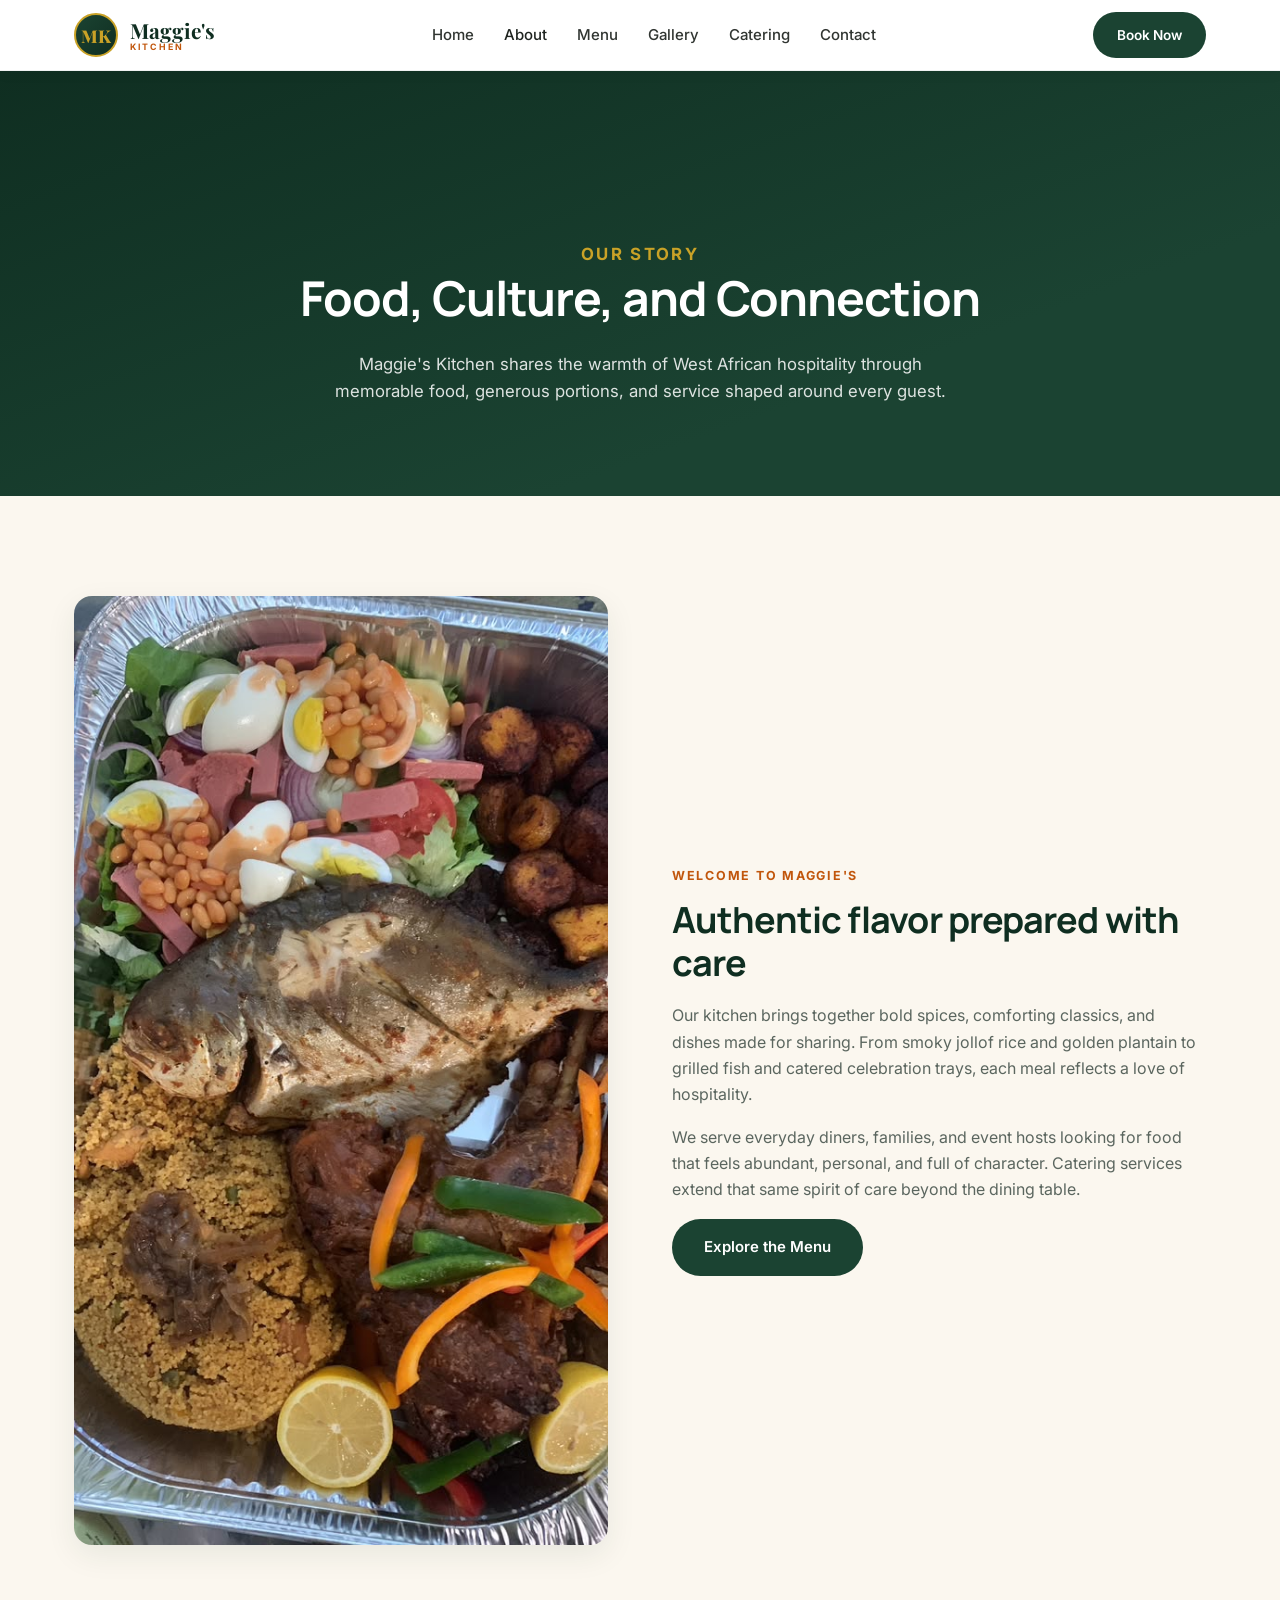
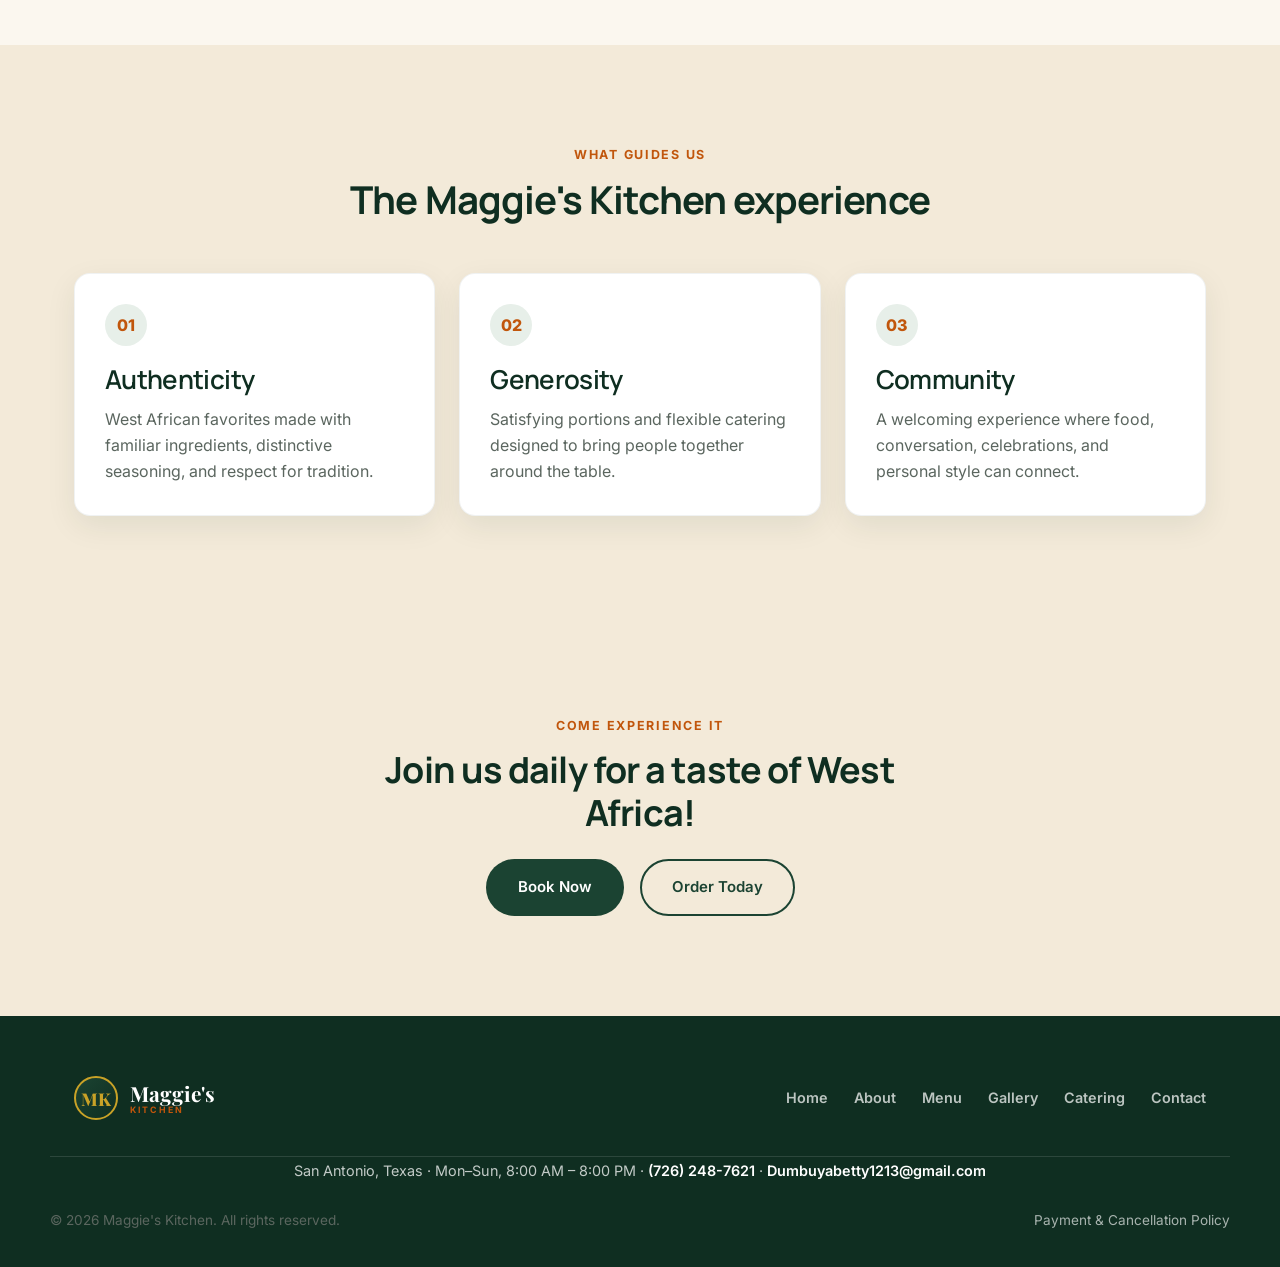
<file: about.html>
<!DOCTYPE html>
<html lang="en"><head><meta charset="UTF-8"><meta name="viewport" content="width=device-width,initial-scale=1"><title>About | Maggie's Kitchen</title><meta name="description" content="Learn about Maggie's Kitchen, our West African food, hospitality, catering, and community."><link rel="preconnect" href="https://fonts.googleapis.com"><link rel="preconnect" href="https://fonts.gstatic.com" crossorigin><link href="https://fonts.googleapis.com/css2?family=Inter:wght@400;500;600;700&family=Manrope:wght@600;700;800&family=Playfair+Display:wght@600;700&display=swap" rel="stylesheet"><link rel="stylesheet" href="assets/css/styles.css"><link rel="stylesheet" href="assets/css/pages.css"></head><body class="inner">
<header class="site-header" id="site-header"><div class="container header-inner"><a href="index.html" class="logo"><span class="logo-badge">MK</span><span class="logo-text">Maggie's<small>KITCHEN</small></span></a><nav class="main-nav" id="main-nav"><a href="index.html">Home</a><a class="active" href="about.html">About</a><a href="menu.html">Menu</a><a href="gallery.html">Gallery</a><a href="catering.html">Catering</a><a href="contact.html">Contact</a></nav><div class="header-actions"><a href="contact.html" class="btn btn-primary btn-sm">Book Now</a><button class="nav-toggle" id="nav-toggle" aria-label="Toggle menu" aria-expanded="false"><span></span><span></span><span></span></button></div></div></header>
<main><section class="page-hero"><div class="container reveal"><p class="eyebrow">Our Story</p><h1>Food, Culture, and Connection</h1><p>Maggie's Kitchen shares the warmth of West African hospitality through memorable food, generous portions, and service shaped around every guest.</p></div></section><section class="section"><div class="container split-layout"><div class="photo-frame reveal"><img src="assets/images/whole-grilled-fish-rice-salad-platter.jpeg" alt="West African celebration platter from Maggie's Kitchen"></div><div class="reveal"><p class="eyebrow">Welcome to Maggie's</p><h2>Authentic flavor prepared with care</h2><p>Our kitchen brings together bold spices, comforting classics, and dishes made for sharing. From smoky jollof rice and golden plantain to grilled fish and catered celebration trays, each meal reflects a love of hospitality.</p><p>We serve everyday diners, families, and event hosts looking for food that feels abundant, personal, and full of character. Catering services extend that same spirit of care beyond the dining table.</p><a class="btn btn-primary" href="menu.html">Explore the Menu</a></div></div></section><section class="section values-section"><div class="container"><div class="section-head reveal"><p class="eyebrow">What Guides Us</p><h2>The Maggie's Kitchen experience</h2></div><div class="value-grid"><article class="value-card reveal"><span>01</span><h3>Authenticity</h3><p>West African favorites made with familiar ingredients, distinctive seasoning, and respect for tradition.</p></article><article class="value-card reveal"><span>02</span><h3>Generosity</h3><p>Satisfying portions and flexible catering designed to bring people together around the table.</p></article><article class="value-card reveal"><span>03</span><h3>Community</h3><p>A welcoming experience where food, conversation, celebrations, and personal style can connect.</p></article></div></div></section><section class="section cta-band"><div class="container cta-band-inner reveal"><p class="eyebrow">Come Experience It</p><h2>Discover the flavors of Maggie's Kitchen</h2><div class="hero-actions"><a href="contact.html" class="btn btn-primary">Plan Your Visit</a><a href="catering.html" class="btn btn-outline">Explore Catering</a></div></div></section></main>
<footer class="site-footer"><div class="container footer-top"><a href="index.html" class="logo footer-logo"><span class="logo-badge">MK</span><span class="logo-text">Maggie's<small>KITCHEN</small></span></a><nav class="footer-nav"><a href="index.html">Home</a><a href="about.html">About</a><a href="menu.html">Menu</a><a href="gallery.html">Gallery</a><a href="catering.html">Catering</a><a href="contact.html">Contact</a></nav></div><div class="container"><p class="footer-contact">San Antonio, Texas · Mon–Sun, 8:00 AM – 8:00 PM · <a href="tel:+17262487621">(726) 248-7621</a> · <a href="mailto:Dumbuyabetty1213@gmail.com">Dumbuyabetty1213@gmail.com</a></p></div><div class="container footer-bottom"><p>&copy; <span id="year"></span> Maggie's Kitchen. All rights reserved.</p><div class="footer-legal"><a href="contact.html#payment-cancellation-policy">Payment &amp; Cancellation Policy</a></div></div></footer><button id="back-to-top" aria-label="Back to top">&uarr;</button><script src="assets/js/main.js"></script><script src="assets/js/content-loader.js"></script></body></html>
</file>
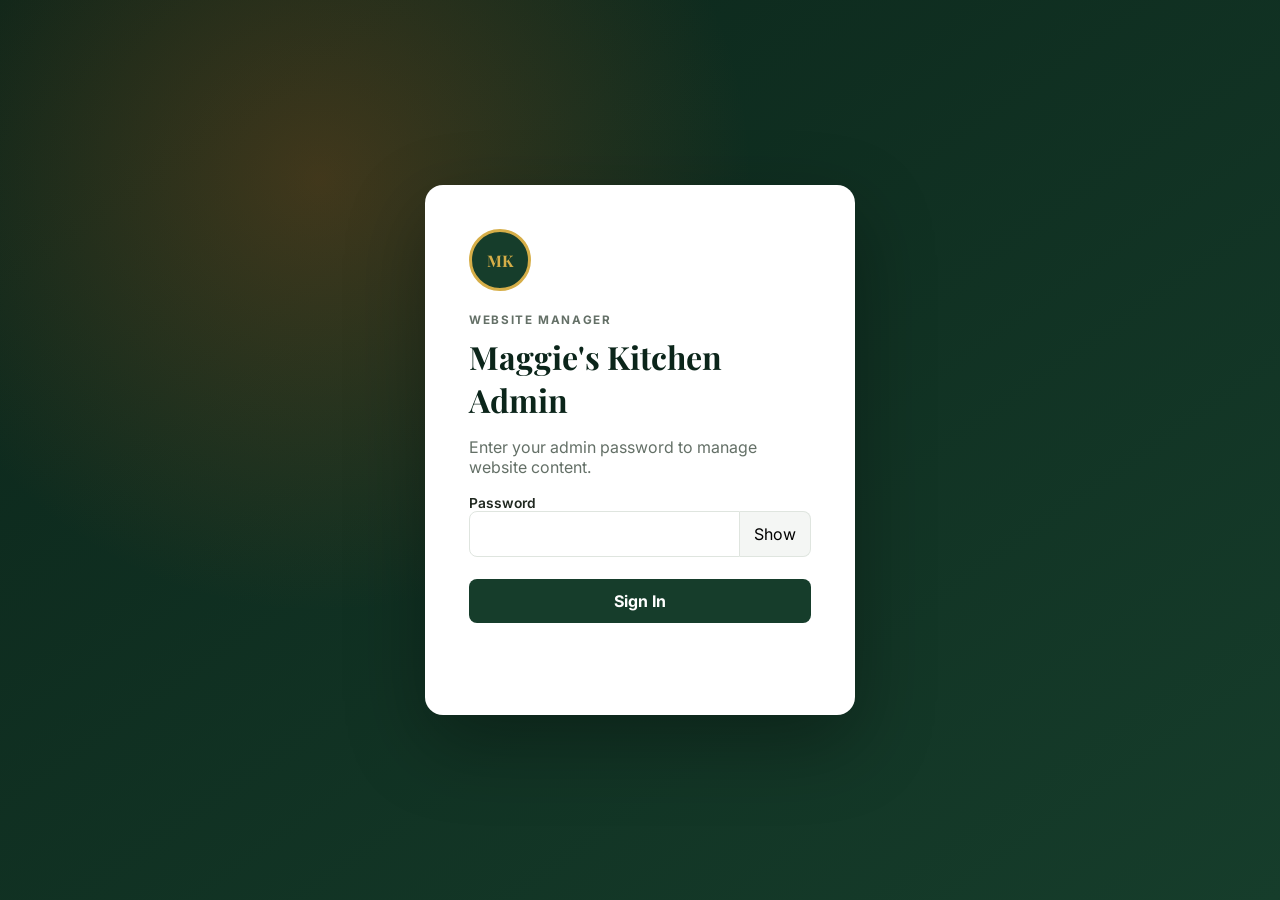
<file: admin.html>
<!DOCTYPE html>
<html lang="en"><head><meta charset="UTF-8"><meta name="viewport" content="width=device-width,initial-scale=1"><meta name="robots" content="noindex,nofollow"><title>Site Admin | Maggie's Kitchen</title><link rel="preconnect" href="https://fonts.googleapis.com"><link rel="preconnect" href="https://fonts.gstatic.com" crossorigin><link href="https://fonts.googleapis.com/css2?family=Inter:wght@400;500;600;700&family=Manrope:wght@600;700;800&family=Playfair+Display:wght@600;700&display=swap" rel="stylesheet"><link rel="stylesheet" href="assets/css/admin.css"><link rel="stylesheet" href="assets/css/admin-photo-upload.css"></head><body>
<section class="login-screen" id="login-screen"><form class="login-card" id="login-form"><div class="admin-mark">MK</div><p class="eyebrow">Website Manager</p><h1>Maggie's Kitchen Admin</h1><p>Enter your admin password to manage website content.</p><label for="admin-password">Password</label><div class="password-row"><input id="admin-password" type="password" autocomplete="current-password" required><button type="button" id="toggle-password">Show</button></div><button class="primary full" type="submit">Sign In</button><p class="login-error" id="login-error" role="alert"></p></form></section>
<div class="admin-app hidden" id="admin-app"><aside class="sidebar"><div class="brand"><span class="admin-mark small">MK</span><div><strong>Maggie's Kitchen</strong><small>Site Administration</small></div></div><nav id="admin-nav"><button class="nav-item active" data-panel="dashboard">Dashboard</button><button class="nav-item" data-panel="homepage">Homepage</button><button class="nav-item" data-panel="services">Services</button><button class="nav-item" data-panel="testimonials">Testimonials</button><button class="nav-item" data-panel="gallery">Visual Feast</button><button class="nav-item" data-panel="contact">Contact Details</button><button class="nav-item" data-panel="settings">Settings &amp; Export</button></nav><a class="view-site" href="index.html" target="_blank">View Website</a></aside>
<main class="admin-main"><header class="topbar"><button class="menu-toggle" id="menu-toggle">Menu</button><div><span class="status-dot"></span><span id="save-status">Changes saved locally</span></div><button class="text-button" id="logout-button">Log Out</button></header><div class="content">
<section class="panel active" id="panel-dashboard"><div class="page-heading"><div><p class="eyebrow">Overview</p><h2>Dashboard</h2><p>Manage the content visitors see on Maggie's Kitchen.</p></div><a class="primary button-link" href="index.html?preview=admin" target="_blank">Preview Site</a></div><div class="stats"><article><strong>2</strong><span>Website pages</span></article><article><strong>7</strong><span>Gallery images</span></article><article><strong>3</strong><span>Testimonials</span></article><article><strong id="edited-count">0</strong><span>Edited fields</span></article></div><div class="notice"><h3>Photo replacement is active</h3><p>Choose <strong>Visual Feast</strong>, select <strong>Replace Photo</strong>, and the new image will immediately appear in the site preview on this browser. To publish it for everyone, use <strong>Download Publishing Package</strong> and upload the downloaded images and content file to GitHub.</p></div><div class="quick-grid"><button data-go="homepage"><span>Edit</span><strong>Homepage messaging</strong></button><button data-go="gallery"><span>Replace</span><strong>Visual Feast photos</strong></button><button data-go="contact"><span>Update</span><strong>Contact information</strong></button><button data-go="settings"><span>Publish</span><strong>Export website content</strong></button></div></section>
<section class="panel" id="panel-homepage"><div class="page-heading"><div><p class="eyebrow">Content Editor</p><h2>Homepage</h2><p>Edit the primary headings and calls to action.</p></div></div><form class="editor-form"><div class="form-card"><h3>Hero Section</h3><label>Eyebrow<input data-key="hero.eyebrow"></label><label>Main heading<textarea data-key="hero.title" rows="2"></textarea></label><label>Introduction<textarea data-key="hero.subtitle" rows="3"></textarea></label><div class="two-col"><label>Primary button<input data-key="hero.primaryButton"></label><label>Secondary button<input data-key="hero.secondaryButton"></label></div></div><div class="form-card"><h3>About Section</h3><label>Heading<input data-key="about.title"></label><label>Opening statement<textarea data-key="about.lead" rows="3"></textarea></label><label>Main description<textarea data-key="about.body" rows="6"></textarea></label></div><div class="form-card"><h3>Closing Call to Action</h3><label>Heading<input data-key="cta.title"></label><div class="two-col"><label>Primary button<input data-key="cta.primaryButton"></label><label>Secondary button<input data-key="cta.secondaryButton"></label></div></div></form></section>
<section class="panel" id="panel-services"><div class="page-heading"><div><p class="eyebrow">Content Editor</p><h2>Services</h2><p>Edit cuisine, catering and atmosphere content.</p></div></div><form class="editor-form"><div id="services-editor"></div></form></section>
<section class="panel" id="panel-testimonials"><div class="page-heading"><div><p class="eyebrow">Social Proof</p><h2>Testimonials</h2><p>Update customer quotes, names and ratings.</p></div></div><form class="editor-form"><div id="testimonials-editor"></div></form></section>
<section class="panel" id="panel-gallery"><div class="page-heading"><div><p class="eyebrow">Photo Manager</p><h2>Visual Feast</h2><p>Replace photos directly, edit captions, and preview changes immediately.</p></div><a class="primary button-link" href="index.html#gallery" target="_blank">Open Gallery Preview</a></div><div class="gallery-admin" id="gallery-editor"></div></section>
<section class="panel" id="panel-contact"><div class="page-heading"><div><p class="eyebrow">Business Information</p><h2>Contact Details</h2><p>Replace all placeholder information before publishing.</p></div></div><form class="editor-form"><div class="form-card"><label>Street address<input data-key="contact.address"></label><div class="two-col"><label>Phone<input data-key="contact.phone"></label><label>Email<input data-key="contact.email" type="email"></label></div><label>Business hours<input data-key="contact.hours"></label></div><div class="form-card"><h3>Social Profiles</h3><label>Facebook URL<input data-key="social.facebook"></label><label>Instagram URL<input data-key="social.instagram"></label><label>YouTube URL<input data-key="social.youtube"></label></div></form></section>
<section class="panel" id="panel-settings"><div class="page-heading"><div><p class="eyebrow">Data &amp; Publishing</p><h2>Settings &amp; Export</h2><p>Back up, transfer, or publish your website content and photos.</p></div></div><div class="settings-grid"><div class="form-card"><h3>Publish Website Changes</h3><p>Download the publishing package. Upload <code>site-content.json</code> to <code>assets/data/</code> and the downloaded photos to <code>assets/images/</code>.</p><button class="primary" id="export-button">Download Content Only</button></div><div class="form-card"><h3>Import Content</h3><p>Load a previously exported JSON content file into this browser.</p><label class="file-button">Choose Content File<input type="file" id="import-file" accept="application/json"></label></div><div class="form-card danger-card"><h3>Reset Local Changes</h3><p>Discard browser edits and replacement photos.</p><button class="danger" id="reset-button">Reset All Changes</button></div><div class="form-card"><h3>Security Note</h3><p>This static dashboard is suitable for public website content only. Do not store customer, payment, or other private information here.</p></div></div></section>
</div></main></div><div class="toast" id="toast" role="status"></div><script src="assets/js/admin.js"></script></body></html>
</file>
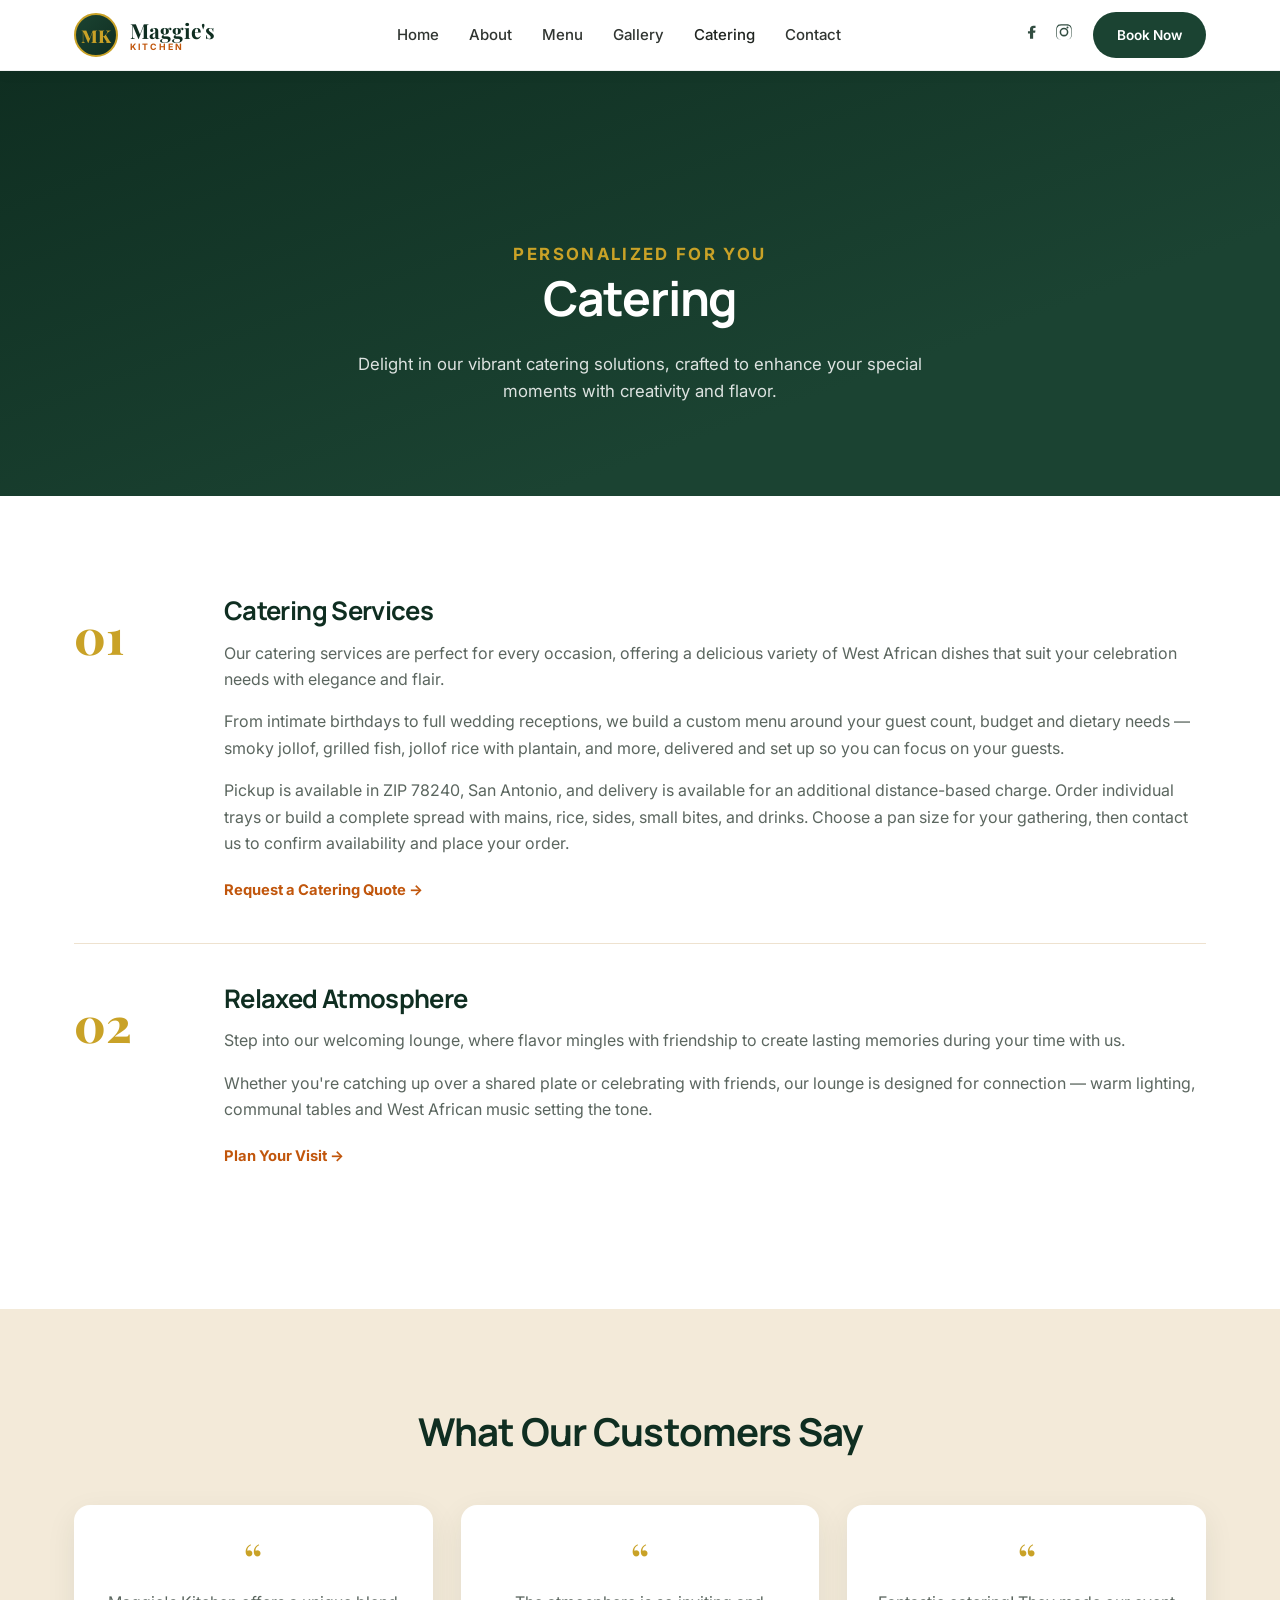
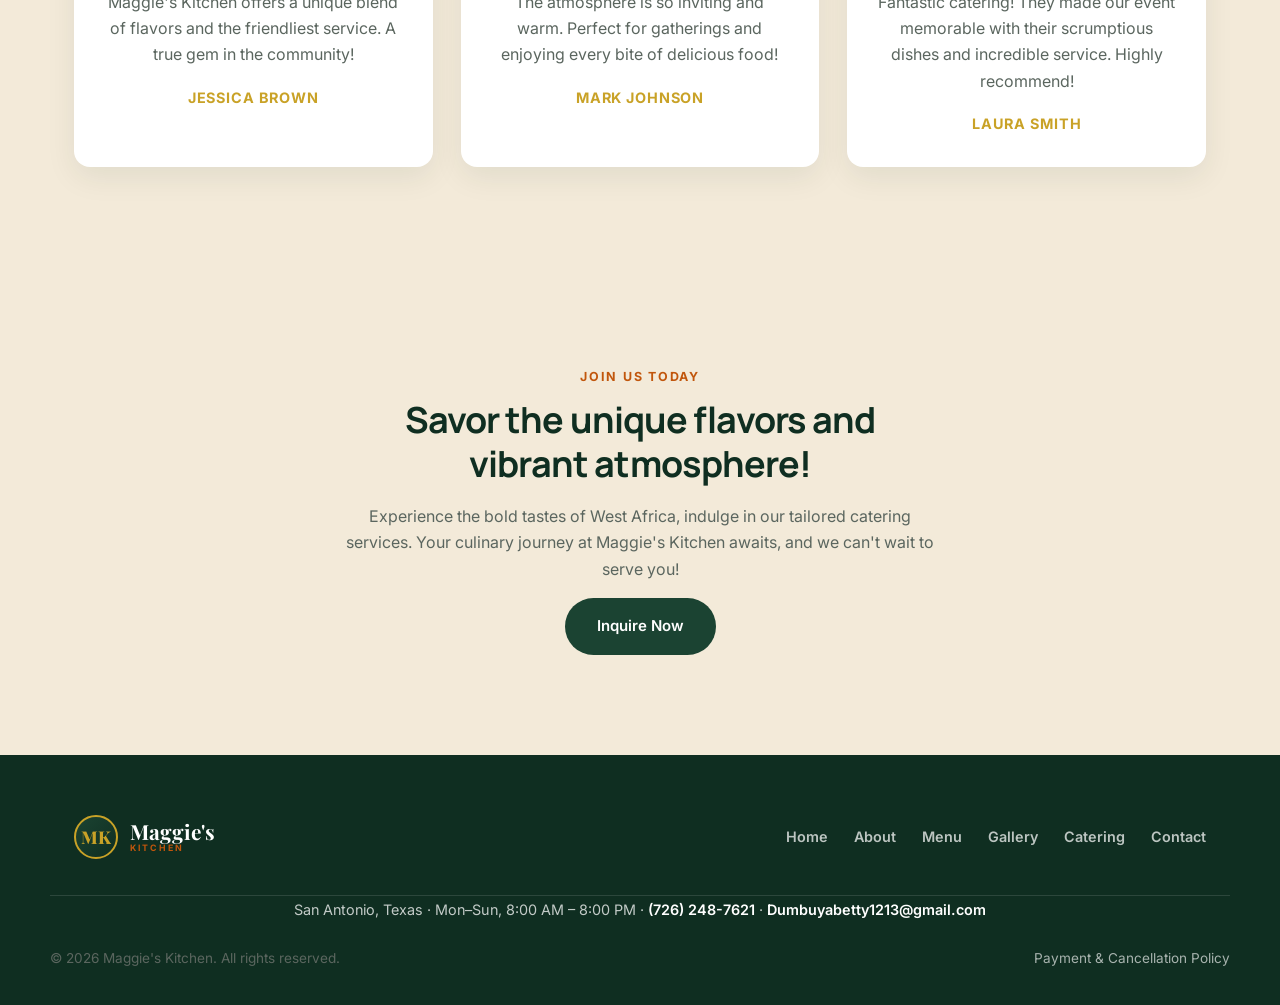
<file: catering.html>
<!DOCTYPE html>
<html lang="en">
<head>
<meta charset="UTF-8">
<meta name="viewport" content="width=device-width, initial-scale=1.0">
<title>Catering | Maggie's Kitchen</title>
<meta name="description" content="Personalized West African catering for weddings, birthdays and gatherings, at Maggie's Kitchen.">
<link rel="preconnect" href="https://fonts.googleapis.com">
<link rel="preconnect" href="https://fonts.gstatic.com" crossorigin>
<link href="https://fonts.googleapis.com/css2?family=Inter:wght@400;500;600;700&family=Manrope:wght@600;700;800&family=Playfair+Display:wght@600;700&display=swap" rel="stylesheet">
<link rel="stylesheet" href="assets/css/styles.css">
</head>
<body class="inner">

<header class="site-header" id="site-header">
  <div class="container header-inner">
    <a href="index.html" class="logo">
      <span class="logo-badge">MK</span>
      <span class="logo-text">Maggie's<small>KITCHEN</small></span>
    </a>
    <nav class="main-nav" id="main-nav"><a href="index.html">Home</a><a href="about.html">About</a><a href="menu.html">Menu</a><a href="gallery.html">Gallery</a><a class="active" href="catering.html">Catering</a><a href="contact.html">Contact</a></nav>
    <div class="header-actions">
      <div class="social-icons">
        <a href="#" aria-label="Facebook"><svg viewBox="0 0 24 24"><path d="M13.5 21v-8h2.7l.4-3.1h-3.1V8c0-.9.25-1.5 1.55-1.5H16.7V3.7C16.2 3.65 15.1 3.5 13.8 3.5c-2.7 0-4.5 1.6-4.5 4.6v2.8H6.6V14H9.3v7h4.2z"/></svg></a>
        <a href="#" aria-label="Instagram"><svg viewBox="0 0 24 24"><path d="M12 3.2c2.7 0 3 0 4 .1 1 .1 1.7.2 2.3.5.6.2 1.1.6 1.6 1.1.5.5.8 1 1.1 1.6.2.6.4 1.3.5 2.3.1 1 .1 1.3.1 4s0 3-.1 4c-.1 1-.2 1.7-.5 2.3-.2.6-.6 1.1-1.1 1.6-.5.5-1 .8-1.6 1.1-.6.2-1.3.4-2.3.5-1 .1-1.3.1-4 .1s-3 0-4-.1c-1-.1-1.7-.2-2.3-.5-.6-.2-1.1-.6-1.6-1.1-.5-.5-.8-1-1.1-1.6-.2-.6-.4-1.3-.5-2.3-.1-1-.1-1.3-.1-4s0-3 .1-4c.1-1 .2-1.7.5-2.3.2-.6.6-1.1 1.1-1.6.5-.5 1-.8 1.6-1.1.6-.2 1.3-.4 2.3-.5 1-.1 1.3-.1 4-.1zM12 1.5c-2.8 0-3.1 0-4.2.1-1.1.1-1.9.2-2.5.5-.7.3-1.3.6-1.9 1.2-.6.6-1 1.2-1.2 1.9-.3.6-.5 1.4-.5 2.5C1.5 8.9 1.5 9.2 1.5 12s0 3.1.1 4.2c.1 1.1.2 1.9.5 2.5.3.7.6 1.3 1.2 1.9.6.6 1.2 1 1.9 1.2.6.3 1.4.5 2.5.5 1.1.1 1.4.1 4.2.1s3.1 0 4.2-.1c1.1-.1 1.9-.2 2.5-.5.7-.3 1.3-.6 1.9-1.2.6-.6 1-1.2 1.2-1.9.3-.6.5-1.4.5-2.5.1-1.1.1-1.4.1-4.2s0-3.1-.1-4.2c-.1-1.1-.2-1.9-.5-2.5-.3-.7-.6-1.3-1.2-1.9-.6-.6-1.2-1-1.9-1.2-.6-.3-1.4-.5-2.5-.5C15.1 1.5 14.8 1.5 12 1.5zm0 4.7A5.8 5.8 0 1 0 12 17.9 5.8 5.8 0 0 0 12 6.2zm0 9.6a3.8 3.8 0 1 1 0-7.6 3.8 3.8 0 0 1 0 7.6zm6-9.8a1.35 1.35 0 1 1-2.7 0 1.35 1.35 0 0 1 2.7 0z"/></svg></a>
      </div>
      <a href="contact.html" class="btn btn-primary btn-sm">Book Now</a>
      <button class="nav-toggle" id="nav-toggle" aria-label="Toggle menu" aria-expanded="false">
        <span></span><span></span><span></span>
      </button>
    </div>
  </div>
</header>

<main>

<section class="page-hero">
  <div class="container reveal">
    <p class="eyebrow">Personalized For You</p>
    <h1>Catering</h1>
    <p>Delight in our vibrant catering solutions, crafted to enhance your special moments with creativity and flavor.</p>
  </div>
</section>

<section class="section detail-services">
  <div class="container">

    <div class="detail-row reveal">
      <div class="detail-num">01</div>
      <div class="detail-copy">
        <h2>Catering Services</h2>
        <p>Our catering services are perfect for every occasion, offering a delicious variety of West African dishes that suit your celebration needs with elegance and flair.</p>
        <p>From intimate birthdays to full wedding receptions, we build a custom menu around your guest count, budget and dietary needs &mdash; smoky jollof, grilled fish, jollof rice with plantain, and more, delivered and set up so you can focus on your guests.</p>
        <p>Pickup is available in ZIP 78240, San Antonio, and delivery is available for an additional distance-based charge. Order individual trays or build a complete spread with mains, rice, sides, small bites, and drinks. Choose a pan size for your gathering, then contact us to confirm availability and place your order.</p>
        <a href="index.html#contact" class="link-arrow">Request a Catering Quote &rarr;</a>
      </div>
    </div>

    <div class="detail-row reveal">
      <div class="detail-num">02</div>
      <div class="detail-copy">
        <h2>Relaxed Atmosphere</h2>
        <p>Step into our welcoming lounge, where flavor mingles with friendship to create lasting memories during your time with us.</p>
        <p>Whether you're catching up over a shared plate or celebrating with friends, our lounge is designed for connection &mdash; warm lighting, communal tables and West African music setting the tone.</p>
        <a href="index.html#contact" class="link-arrow">Plan Your Visit &rarr;</a>
      </div>
    </div>

  </div>
</section>

<section class="section testimonials alt">
  <div class="container">
    <div class="section-head light reveal">
      <h2>What Our Customers Say</h2>
    </div>
    <div class="testimonial-grid quote-style">
      <div class="testimonial-card reveal">
        <div class="quote-mark">&#8220;</div>
        <p>Maggie's Kitchen offers a unique blend of flavors and the friendliest service. A true gem in the community!</p>
        <span class="testimonial-name">Jessica Brown</span>
      </div>
      <div class="testimonial-card reveal">
        <div class="quote-mark">&#8220;</div>
        <p>The atmosphere is so inviting and warm. Perfect for gatherings and enjoying every bite of delicious food!</p>
        <span class="testimonial-name">Mark Johnson</span>
      </div>
      <div class="testimonial-card reveal">
        <div class="quote-mark">&#8220;</div>
        <p>Fantastic catering! They made our event memorable with their scrumptious dishes and incredible service. Highly recommend!</p>
        <span class="testimonial-name">Laura Smith</span>
      </div>
    </div>
  </div>
</section>

<section class="section cta-band">
  <div class="container cta-band-inner reveal">
    <p class="eyebrow">Join Us Today</p>
    <h2>Savor the unique flavors and vibrant atmosphere!</h2>
    <p>Experience the bold tastes of West Africa, indulge in our tailored catering services. Your culinary journey at Maggie's Kitchen awaits, and we can't wait to serve you!</p>
    <a href="index.html#contact" class="btn btn-primary">Inquire Now</a>
  </div>
</section>

</main>

<footer class="site-footer">
  <div class="container footer-top">
    <a href="index.html" class="logo footer-logo">
      <span class="logo-badge">MK</span>
      <span class="logo-text">Maggie's<small>KITCHEN</small></span>
    </a>
    <nav class="footer-nav">
      <a href="index.html">Home</a>
      <a href="about.html">About</a>
      <a href="menu.html">Menu</a>
      <a href="gallery.html">Gallery</a>
      <a href="catering.html">Catering</a>
      <a href="contact.html">Contact</a>
    </nav>
  </div>
  <div class="container"><p class="footer-contact">San Antonio, Texas · Mon–Sun, 8:00 AM – 8:00 PM · <a href="tel:+17262487621">(726) 248-7621</a> · <a href="mailto:Dumbuyabetty1213@gmail.com">Dumbuyabetty1213@gmail.com</a></p></div>
  <div class="container footer-bottom">
    <p>&copy; <span id="year"></span> Maggie's Kitchen. All rights reserved.</p>
    <div class="footer-legal">
      <a href="contact.html#payment-cancellation-policy">Payment &amp; Cancellation Policy</a>
    </div>
  </div>
</footer>

<button id="back-to-top" aria-label="Back to top">&uarr;</button>

<script src="assets/js/main.js"></script>
</body>
</html>
</file>
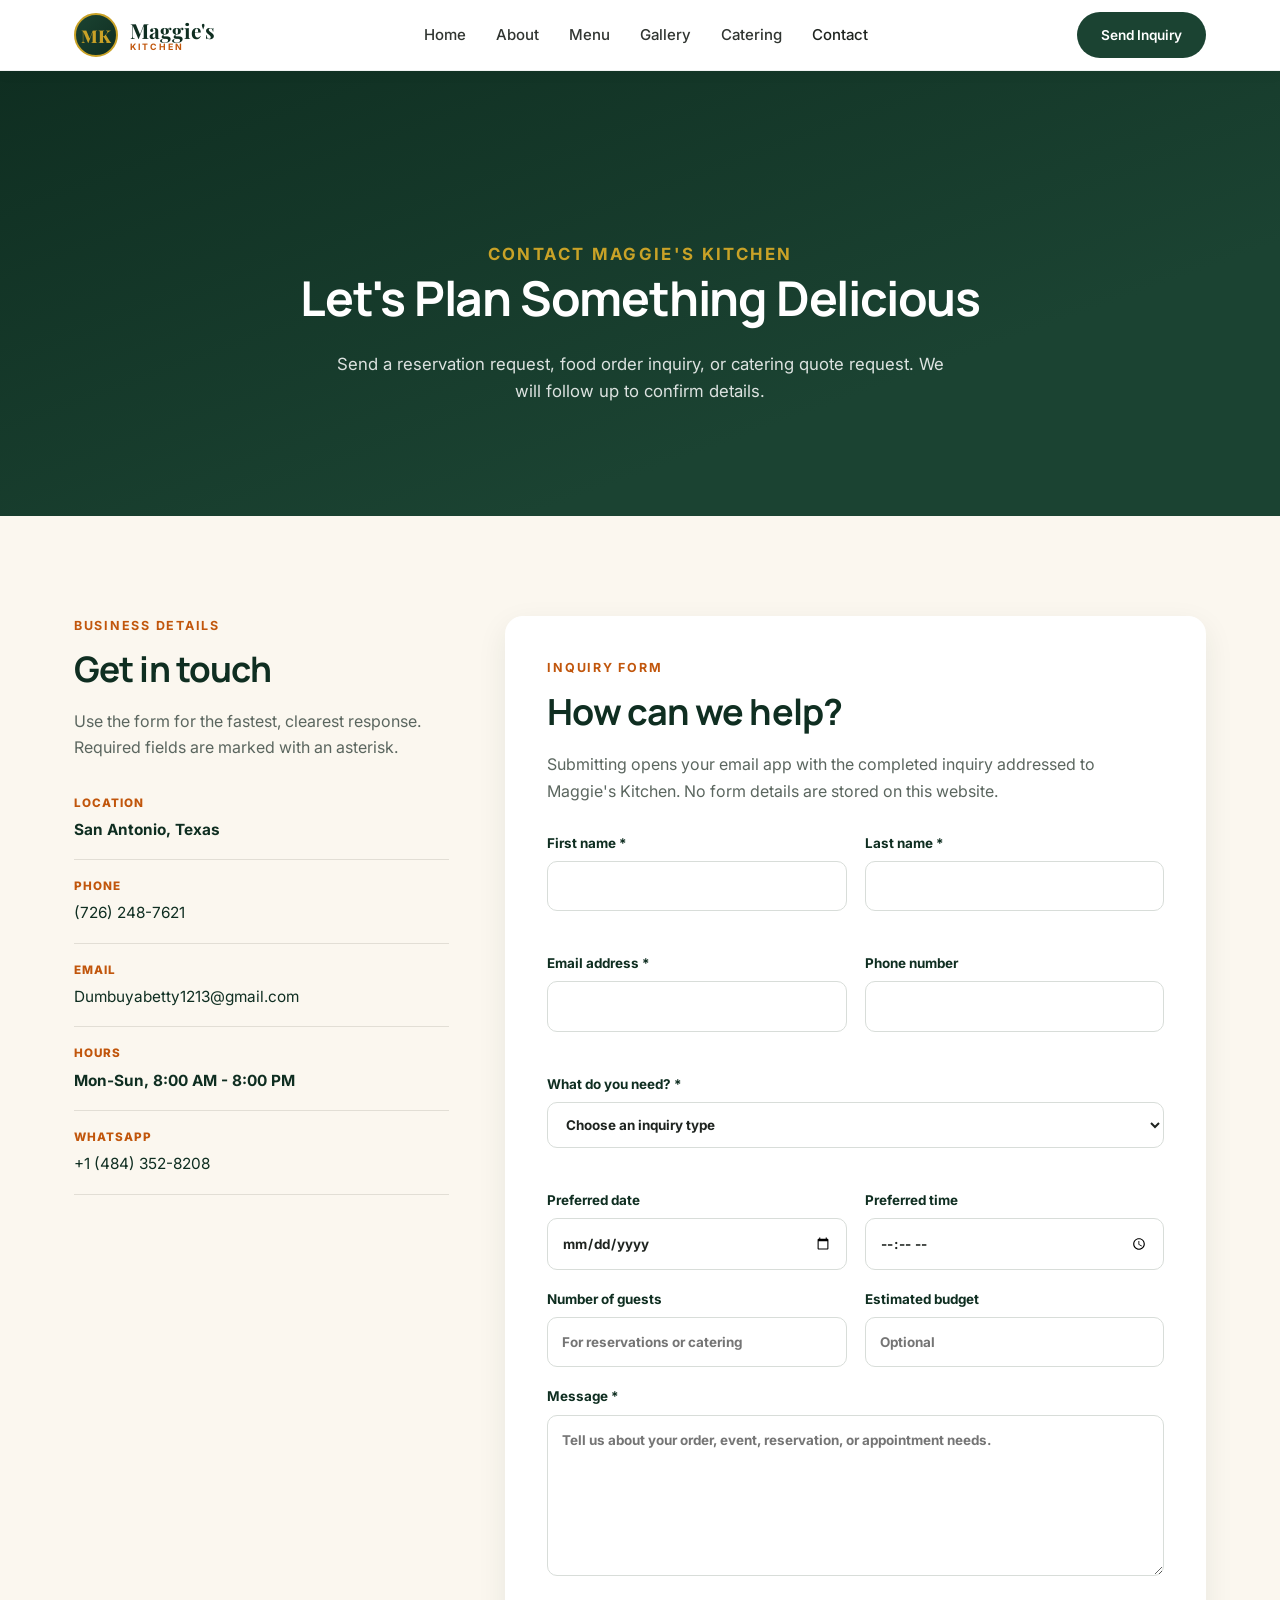
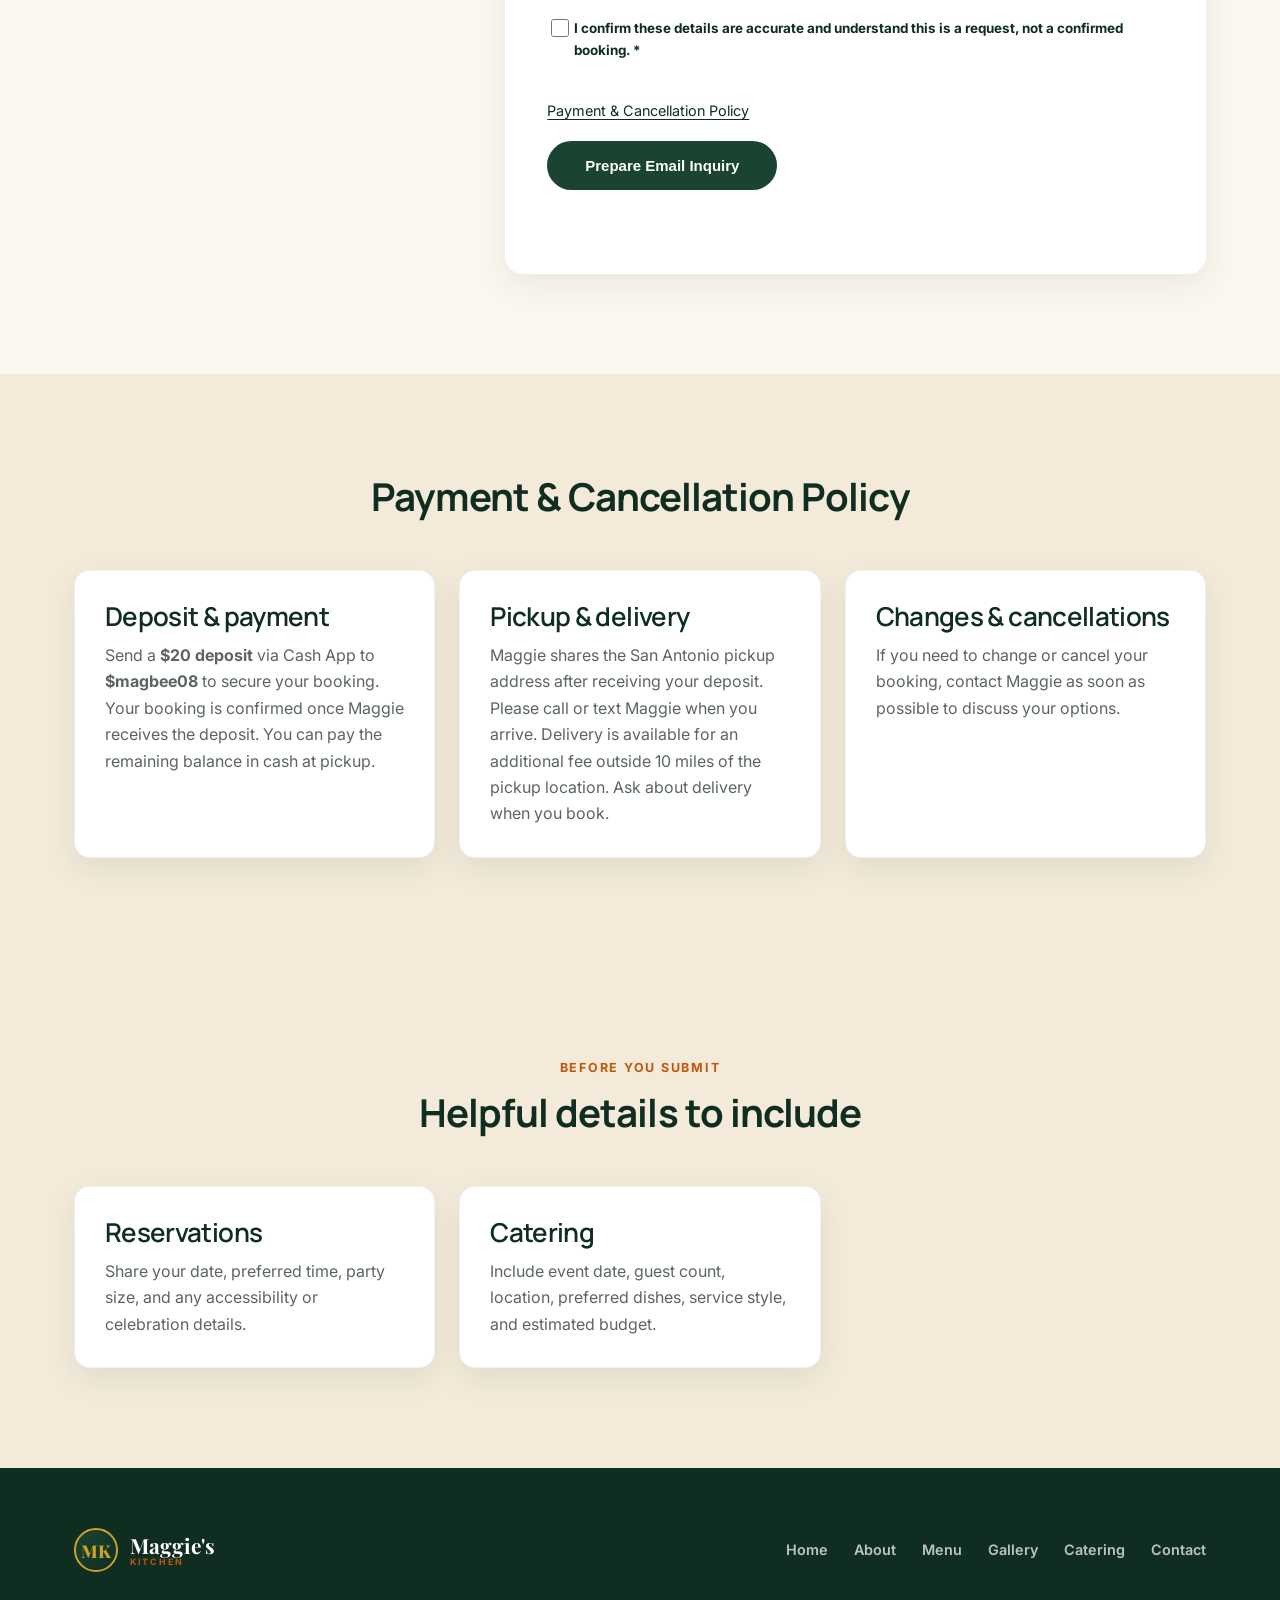
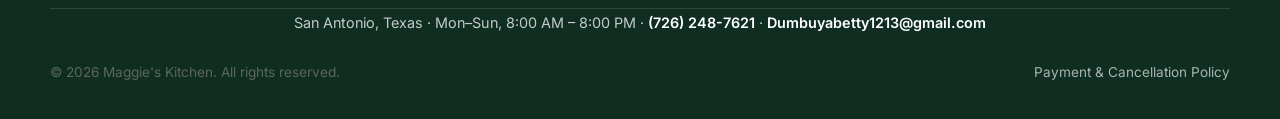
<file: contact.html>
<!DOCTYPE html>
<html lang="en"><head><meta charset="UTF-8"><meta name="viewport" content="width=device-width,initial-scale=1"><title>Contact | Maggie's Kitchen</title><meta name="description" content="Contact Maggie's Kitchen for reservations, food orders, catering quotes, and general questions."><link rel="preconnect" href="https://fonts.googleapis.com"><link rel="preconnect" href="https://fonts.gstatic.com" crossorigin><link href="https://fonts.googleapis.com/css2?family=Inter:wght@400;500;600;700&family=Manrope:wght@600;700;800&family=Playfair+Display:wght@600;700&display=swap" rel="stylesheet"><link rel="stylesheet" href="assets/css/styles.css"><link rel="stylesheet" href="assets/css/pages.css"></head><body class="inner">
<header class="site-header" id="site-header"><div class="container header-inner"><a href="index.html" class="logo"><span class="logo-badge">MK</span><span class="logo-text">Maggie's<small>KITCHEN</small></span></a><nav class="main-nav" id="main-nav"><a href="index.html">Home</a><a href="about.html">About</a><a href="menu.html">Menu</a><a href="gallery.html">Gallery</a><a href="catering.html">Catering</a><a class="active" href="contact.html">Contact</a></nav><div class="header-actions"><a href="#inquiry-form" class="btn btn-primary btn-sm">Send Inquiry</a><button class="nav-toggle" id="nav-toggle" aria-label="Toggle menu" aria-expanded="false"><span></span><span></span><span></span></button></div></div></header>
<main><section class="page-hero contact-hero"><div class="container reveal"><p class="eyebrow">Contact Maggie's Kitchen</p><h1>Let's Plan Something Delicious</h1><p>Send a reservation request, food order inquiry, or catering quote request. We will follow up to confirm details.</p></div></section><section class="section"><div class="container contact-page-grid"><aside class="contact-sidebar reveal"><p class="eyebrow">Business Details</p><h2>Get in touch</h2><p>Use the form for the fastest, clearest response. Required fields are marked with an asterisk.</p><div class="contact-info-card"><span>Location</span><strong id="contact-address">San Antonio, Texas</strong></div><div class="contact-info-card"><span>Phone</span><a id="contact-phone" href="tel:+17262487621">(726) 248-7621</a></div><div class="contact-info-card"><span>Email</span><a id="contact-email" href="mailto:Dumbuyabetty1213@gmail.com">Dumbuyabetty1213@gmail.com</a></div><div class="contact-info-card"><span>Hours</span><strong id="contact-hours">Mon-Sun, 8:00 AM - 8:00 PM</strong></div><div class="contact-info-card"><span>WhatsApp</span><a href="https://wa.me/14843528208" target="_blank" rel="noopener">+1 (484) 352-8208</a></div></aside><div class="form-panel reveal"><div class="form-intro"><p class="eyebrow">Inquiry Form</p><h2>How can we help?</h2><p>Submitting opens your email app with the completed inquiry addressed to Maggie's Kitchen. No form details are stored on this website.</p></div><form id="inquiry-form" class="professional-form" novalidate><input class="honeypot" name="company_website" tabindex="-1" autocomplete="off" aria-hidden="true"><div class="two-field"><label>First name *<input name="firstName" autocomplete="given-name" required maxlength="60"><span class="field-error"></span></label><label>Last name *<input name="lastName" autocomplete="family-name" required maxlength="60"><span class="field-error"></span></label></div><div class="two-field"><label>Email address *<input type="email" name="email" autocomplete="email" required maxlength="120"><span class="field-error"></span></label><label>Phone number<input type="tel" name="phone" autocomplete="tel" maxlength="30"><span class="field-error"></span></label></div><label>What do you need? *<select name="inquiryType" required><option value="">Choose an inquiry type</option><option>Table reservation</option><option>Food order</option><option>Catering quote</option><option>General question</option></select><span class="field-error"></span></label><div class="two-field"><label>Preferred date<input type="date" name="date"></label><label>Preferred time<input type="time" name="time"></label></div><div class="two-field"><label>Number of guests<input type="number" name="guests" min="1" max="500" placeholder="For reservations or catering"></label><label>Estimated budget<input name="budget" maxlength="50" placeholder="Optional"></label></div><label>Message *<textarea name="message" rows="6" required minlength="10" maxlength="2000" placeholder="Tell us about your order, event, reservation, or appointment needs."></textarea><span class="field-error"></span></label><label class="consent"><input type="checkbox" name="consent" required><span>I confirm these details are accurate and understand this is a request, not a confirmed booking. *</span></label><span class="field-error consent-error"></span><a href="#payment-cancellation-policy" class="policy-link">Payment &amp; Cancellation Policy</a><button type="submit" class="btn btn-primary submit-button"><span>Prepare Email Inquiry</span></button><p id="contact-form-status" class="form-status" role="status" aria-live="polite"></p></form></div></div></section>
<section class="section faq-section" id="payment-cancellation-policy" aria-labelledby="payment-cancellation-heading">
  <div class="container">
    <div class="section-head">
      <h2 id="payment-cancellation-heading">Payment &amp; Cancellation Policy</h2>
    </div>
    <div class="value-grid">
      <article class="value-card">
        <h3>Deposit &amp; payment</h3>
        <p>Send a <strong>$20 deposit</strong> via Cash App to <strong>$magbee08</strong> to secure your booking. Your booking is confirmed once Maggie receives the deposit. You can pay the remaining balance in cash at pickup.</p>
      </article>
      <article class="value-card">
        <h3>Pickup &amp; delivery</h3>
        <p>Maggie shares the San Antonio pickup address after receiving your deposit. Please call or text Maggie when you arrive. Delivery is available for an additional fee outside 10 miles of the pickup location. Ask about delivery when you book.</p>
      </article>
      <article class="value-card">
        <h3>Changes &amp; cancellations</h3>
        <p>If you need to change or cancel your booking, contact Maggie as soon as possible to discuss your options.</p>
      </article>
    </div>
  </div>
</section>
<section class="section faq-section"><div class="container"><div class="section-head reveal"><p class="eyebrow">Before You Submit</p><h2>Helpful details to include</h2></div><div class="value-grid"><article class="value-card reveal"><h3>Reservations</h3><p>Share your date, preferred time, party size, and any accessibility or celebration details.</p></article><article class="value-card reveal"><h3>Catering</h3><p>Include event date, guest count, location, preferred dishes, service style, and estimated budget.</p></article></div></div></section></main>
<footer class="site-footer"><div class="container footer-top"><a href="index.html" class="logo footer-logo"><span class="logo-badge">MK</span><span class="logo-text">Maggie's<small>KITCHEN</small></span></a><nav class="footer-nav"><a href="index.html">Home</a><a href="about.html">About</a><a href="menu.html">Menu</a><a href="gallery.html">Gallery</a><a href="catering.html">Catering</a><a href="contact.html">Contact</a></nav></div><div class="container"><p class="footer-contact">San Antonio, Texas · Mon–Sun, 8:00 AM – 8:00 PM · <a href="tel:+17262487621">(726) 248-7621</a> · <a href="mailto:Dumbuyabetty1213@gmail.com">Dumbuyabetty1213@gmail.com</a></p></div><div class="container footer-bottom"><p>&copy; <span id="year"></span> Maggie's Kitchen. All rights reserved.</p><div class="footer-legal"><a href="#payment-cancellation-policy">Payment &amp; Cancellation Policy</a></div></div></footer><button id="back-to-top" aria-label="Back to top">&uarr;</button><script src="assets/js/main.js"></script><script src="assets/js/content-loader.js"></script><script src="assets/js/contact.js"></script></body></html>
</file>
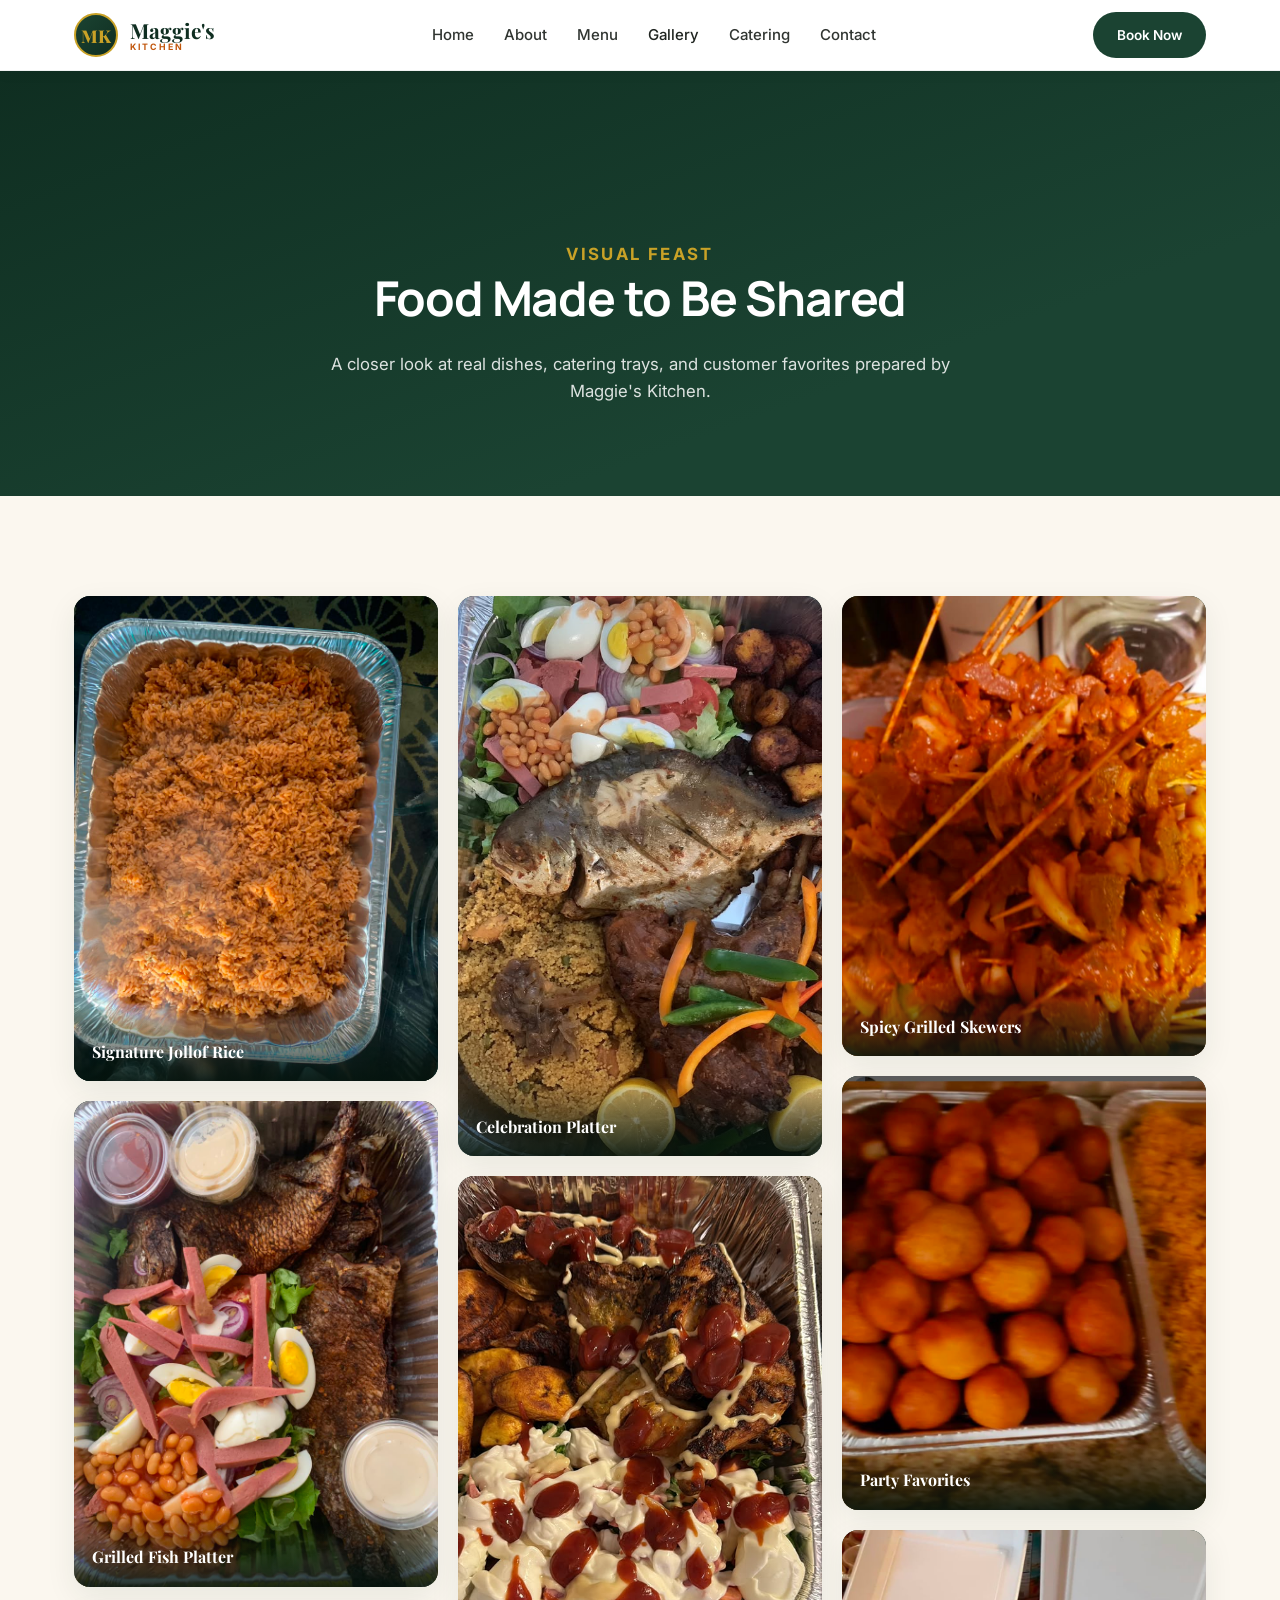
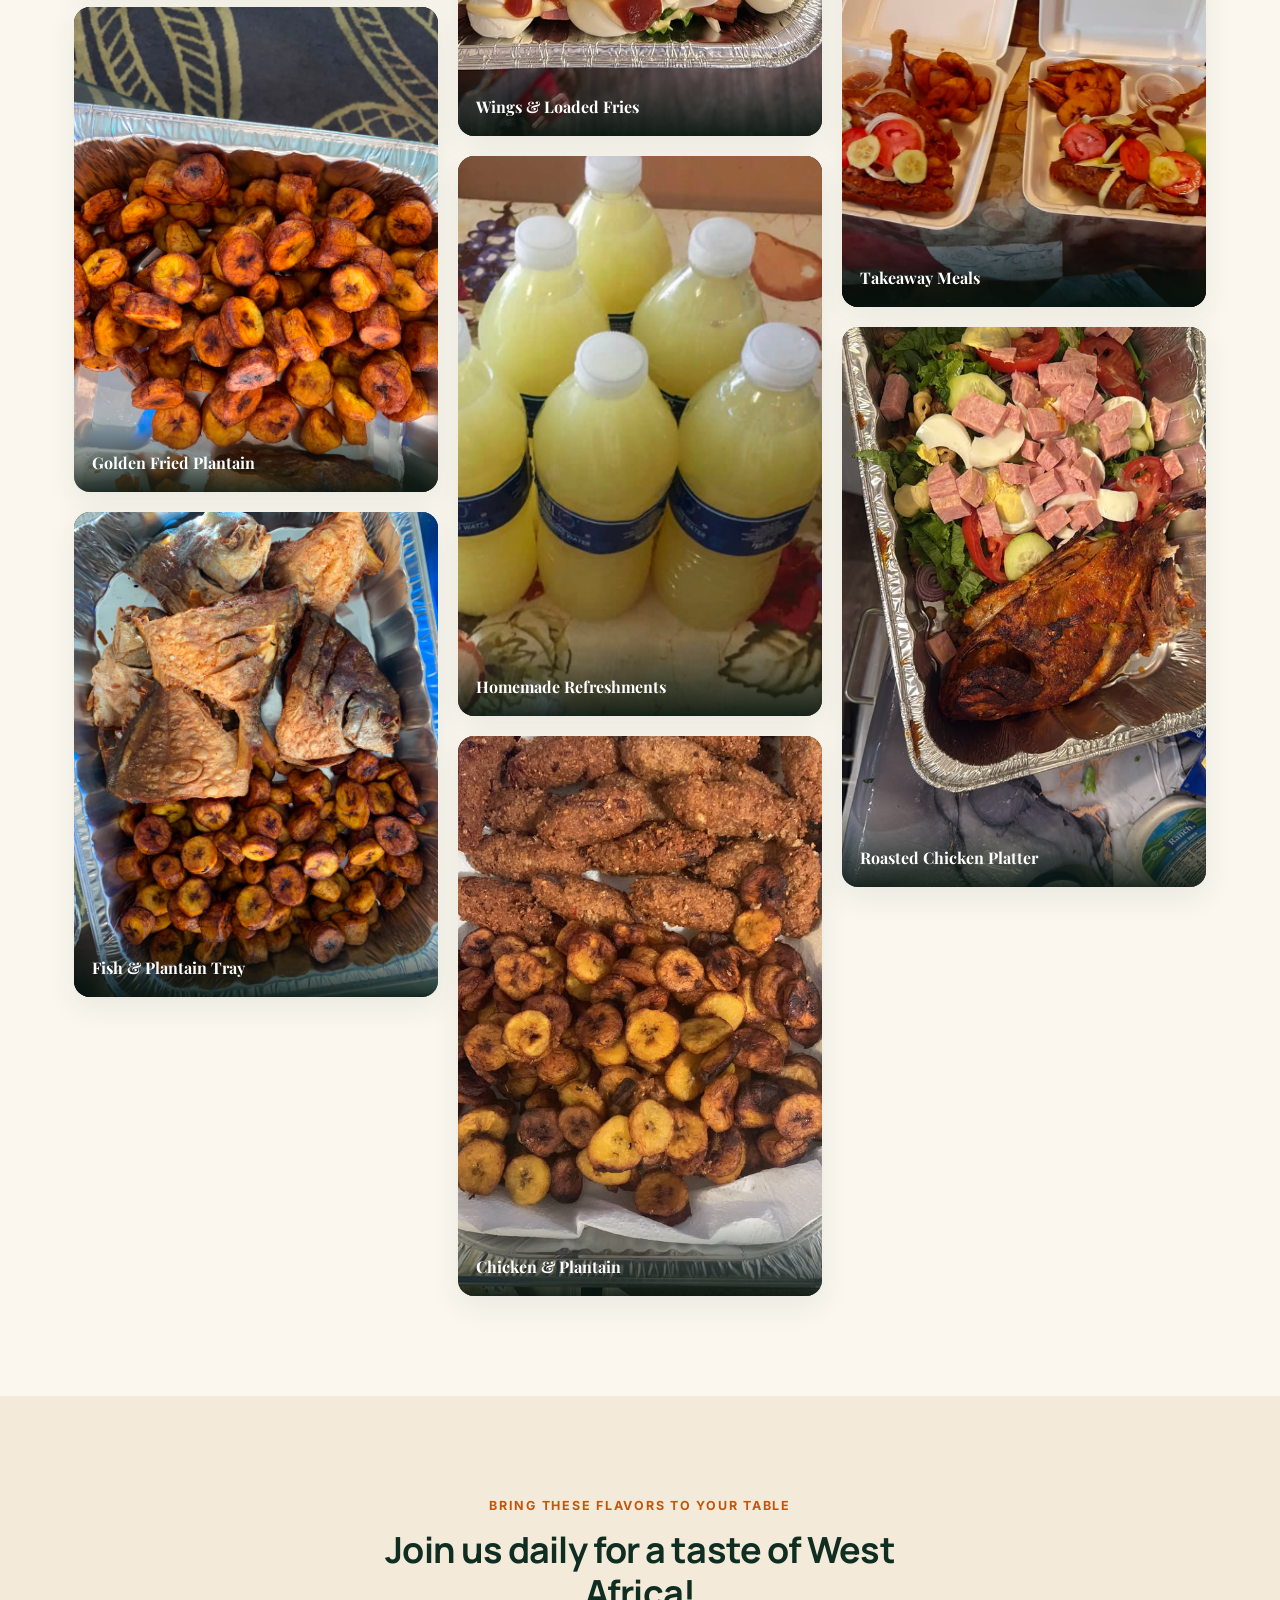
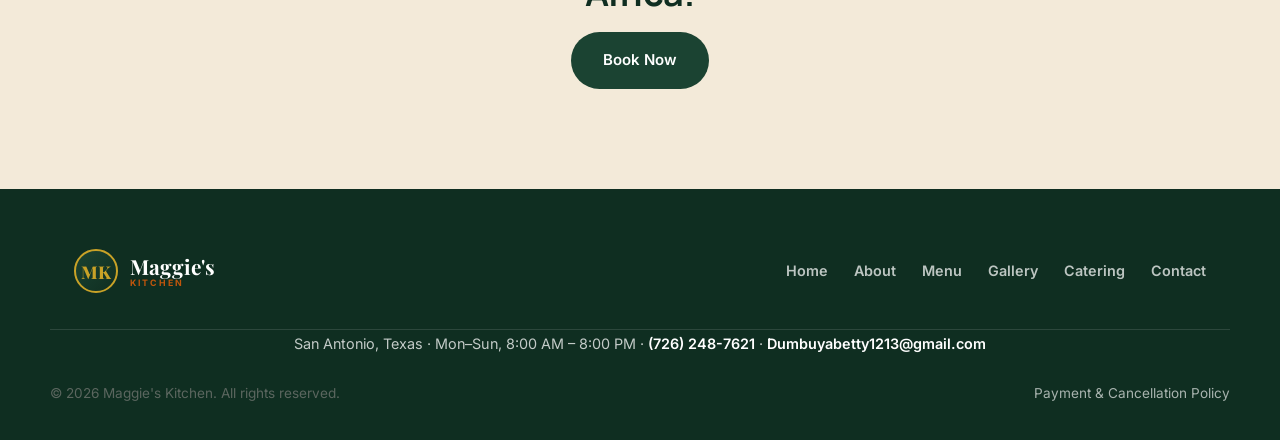
<file: gallery.html>
<!DOCTYPE html>
<html lang="en"><head><meta charset="UTF-8"><meta name="viewport" content="width=device-width,initial-scale=1"><title>Gallery | Maggie's Kitchen</title><meta name="description" content="Browse real food photography from Maggie's Kitchen, including jollof rice, grilled fish, plantain, chicken, and catered meals."><link rel="preconnect" href="https://fonts.googleapis.com"><link rel="preconnect" href="https://fonts.gstatic.com" crossorigin><link href="https://fonts.googleapis.com/css2?family=Inter:wght@400;500;600;700&family=Manrope:wght@600;700;800&family=Playfair+Display:wght@600;700&display=swap" rel="stylesheet"><link rel="stylesheet" href="assets/css/styles.css"><link rel="stylesheet" href="assets/css/pages.css"></head><body class="inner">
<header class="site-header" id="site-header"><div class="container header-inner"><a href="index.html" class="logo"><span class="logo-badge">MK</span><span class="logo-text">Maggie's<small>KITCHEN</small></span></a><nav class="main-nav" id="main-nav"><a href="index.html">Home</a><a href="about.html">About</a><a href="menu.html">Menu</a><a class="active" href="gallery.html">Gallery</a><a href="catering.html">Catering</a><a href="contact.html">Contact</a></nav><div class="header-actions"><a href="contact.html" class="btn btn-primary btn-sm">Book Now</a><button class="nav-toggle" id="nav-toggle" aria-label="Toggle menu" aria-expanded="false"><span></span><span></span><span></span></button></div></div></header>
<main><section class="page-hero"><div class="container reveal"><p class="eyebrow">Visual Feast</p><h1>Food Made to Be Shared</h1><p>A closer look at real dishes, catering trays, and customer favorites prepared by Maggie's Kitchen.</p></div></section><section class="section"><div class="container"><div class="photo-masonry" id="full-gallery"><figure class="reveal"><img src="assets/images/jollof-rice-catering-tray.jpeg" alt="Jollof rice catering tray" loading="lazy"><figcaption>Signature Jollof Rice</figcaption></figure><figure class="reveal"><img src="assets/images/grilled-fish-salad-beans-platter.jpeg" alt="Grilled fish salad and beans platter" loading="lazy"><figcaption>Grilled Fish Platter</figcaption></figure><figure class="reveal"><img src="assets/images/fried-plantain-close-up.jpeg" alt="Close-up of golden fried plantains" loading="lazy"><figcaption>Golden Fried Plantain</figcaption></figure><figure class="reveal"><img src="assets/images/grilled-fish-fried-plantain-catering-tray.jpeg" alt="Grilled fish and plantain tray" loading="lazy"><figcaption>Fish &amp; Plantain Tray</figcaption></figure><figure class="reveal"><img src="assets/images/whole-grilled-fish-rice-salad-platter.jpeg" alt="Whole grilled fish, rice and salad platter" loading="lazy"><figcaption>Celebration Platter</figcaption></figure><figure class="reveal"><img src="assets/images/chicken-wings-loaded-fries-tray.jpeg" alt="Chicken wings and loaded fries" loading="lazy"><figcaption>Wings &amp; Loaded Fries</figcaption></figure><figure class="reveal"><img src="assets/images/bottled-homemade-juice.jpeg" alt="Bottled homemade refreshments" loading="lazy"><figcaption>Homemade Refreshments</figcaption></figure><figure class="reveal"><img src="assets/images/grilled-chicken-fried-plantain-tray.jpeg" alt="Grilled chicken and fried plantain" loading="lazy"><figcaption>Chicken &amp; Plantain</figcaption></figure><figure class="reveal"><img src="assets/images/spicy-grilled-meat-skewers.jpeg" alt="Spicy grilled meat skewers" loading="lazy"><figcaption>Spicy Grilled Skewers</figcaption></figure><figure class="reveal"><img src="assets/images/puff-puff-catering-tray.jpeg" alt="Puff puff catering tray" loading="lazy"><figcaption>Party Favorites</figcaption></figure><figure class="reveal"><img src="assets/images/takeaway-grilled-fish-meals.jpeg" alt="Takeaway grilled fish meals" loading="lazy"><figcaption>Takeaway Meals</figcaption></figure><figure class="reveal"><img src="assets/images/roasted-chicken-salad-plantain-tray.jpeg" alt="Roasted chicken, salad and plantain tray" loading="lazy"><figcaption>Roasted Chicken Platter</figcaption></figure></div></div></section><section class="section cta-band"><div class="container cta-band-inner reveal"><p class="eyebrow">Bring These Flavors to Your Table</p><h2>Plan a meal or catered celebration</h2><a class="btn btn-primary" href="contact.html">Send an Inquiry</a></div></section></main>
<footer class="site-footer"><div class="container footer-top"><a href="index.html" class="logo footer-logo"><span class="logo-badge">MK</span><span class="logo-text">Maggie's<small>KITCHEN</small></span></a><nav class="footer-nav"><a href="index.html">Home</a><a href="about.html">About</a><a href="menu.html">Menu</a><a href="gallery.html">Gallery</a><a href="catering.html">Catering</a><a href="contact.html">Contact</a></nav></div><div class="container"><p class="footer-contact">San Antonio, Texas · Mon–Sun, 8:00 AM – 8:00 PM · <a href="tel:+17262487621">(726) 248-7621</a> · <a href="mailto:Dumbuyabetty1213@gmail.com">Dumbuyabetty1213@gmail.com</a></p></div><div class="container footer-bottom"><p>&copy; <span id="year"></span> Maggie's Kitchen. All rights reserved.</p><div class="footer-legal"><a href="contact.html#payment-cancellation-policy">Payment &amp; Cancellation Policy</a></div></div></footer><button id="back-to-top" aria-label="Back to top">&uarr;</button><script src="assets/js/main.js"></script><script src="assets/js/content-loader.js"></script></body></html>
</file>
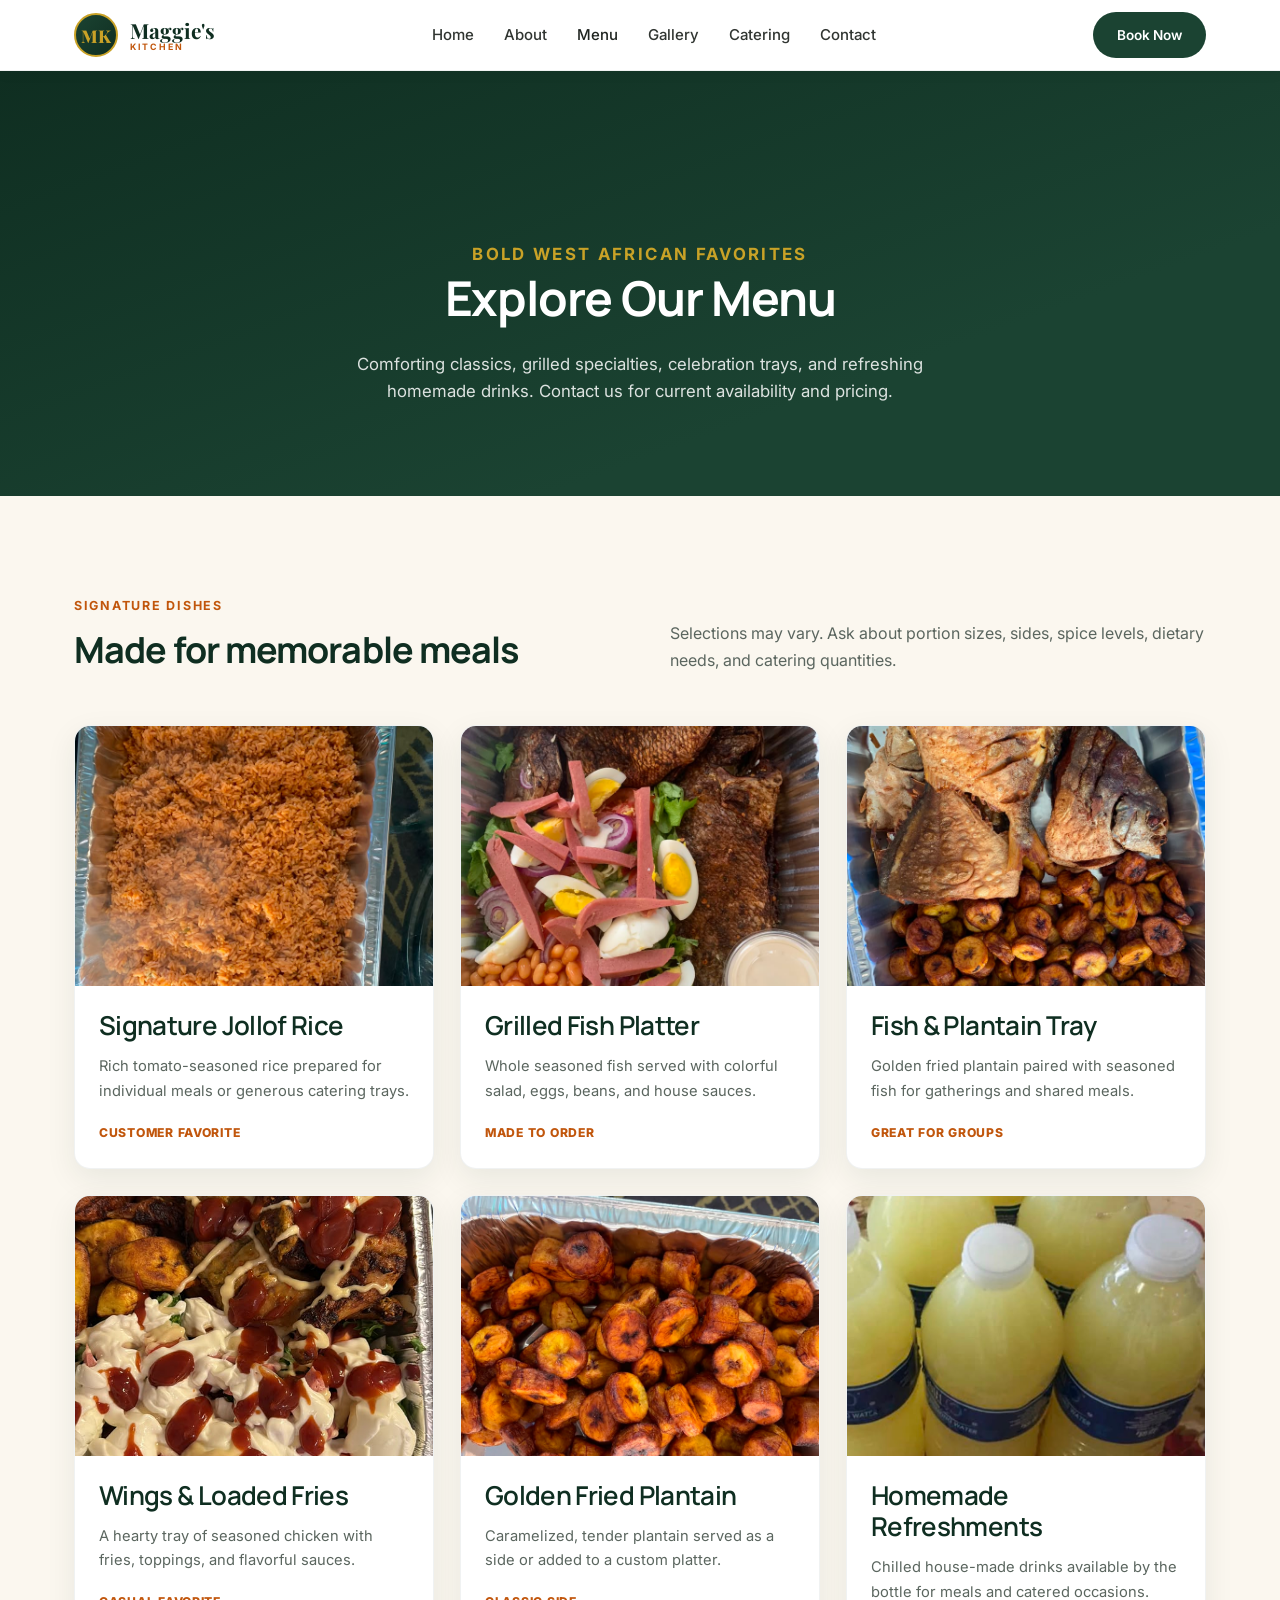
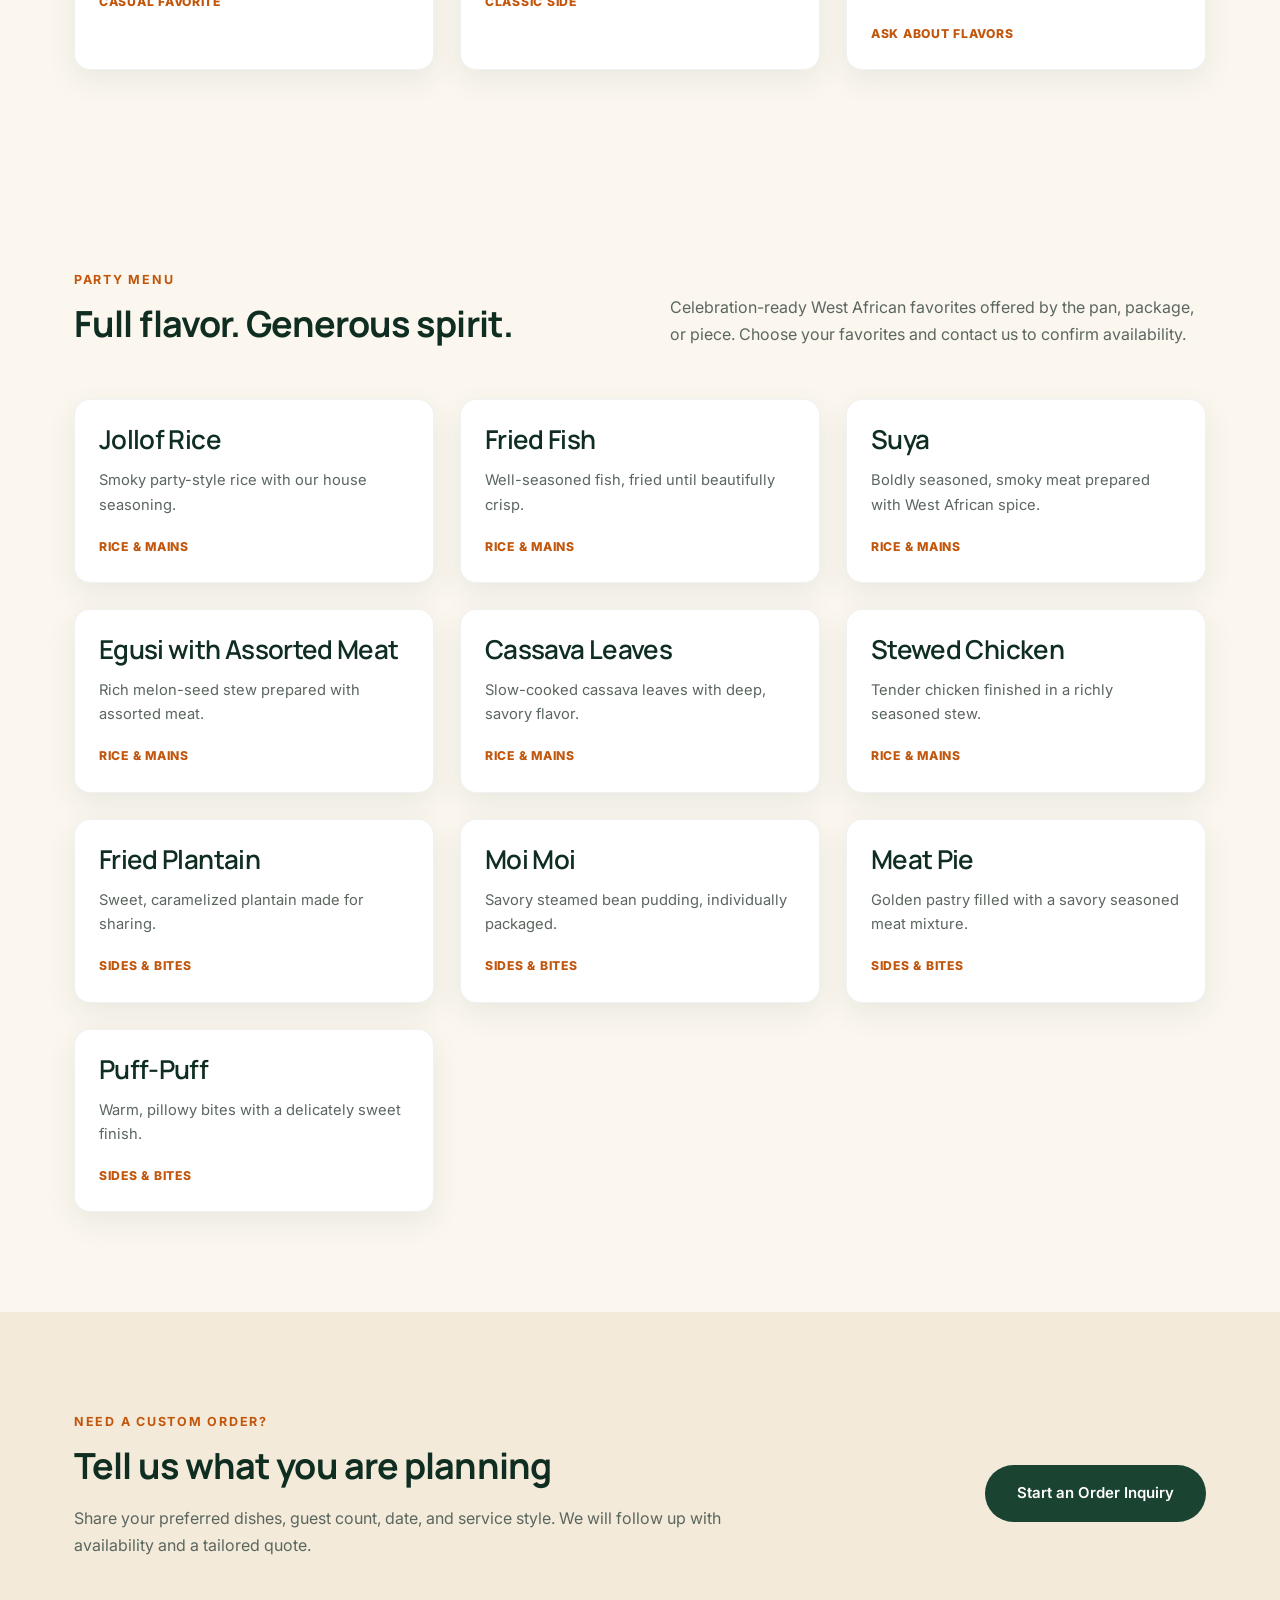
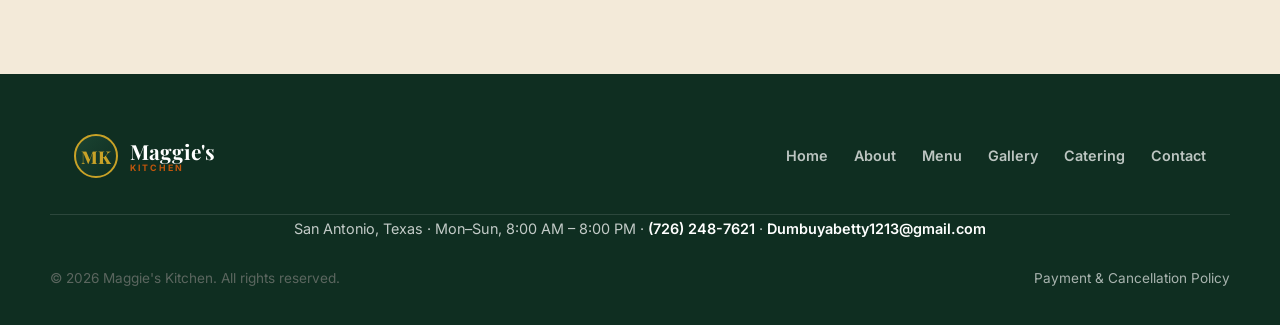
<file: menu.html>
<!DOCTYPE html>
<html lang="en"><head><meta charset="UTF-8"><meta name="viewport" content="width=device-width,initial-scale=1"><title>Menu | Maggie's Kitchen</title><meta name="description" content="Explore West African favorites from Maggie's Kitchen, including jollof rice, grilled fish, plantain, chicken, and homemade refreshments."><link rel="preconnect" href="https://fonts.googleapis.com"><link rel="preconnect" href="https://fonts.gstatic.com" crossorigin><link href="https://fonts.googleapis.com/css2?family=Inter:wght@400;500;600;700&family=Manrope:wght@600;700;800&family=Playfair+Display:wght@600;700&display=swap" rel="stylesheet"><link rel="stylesheet" href="assets/css/styles.css"><link rel="stylesheet" href="assets/css/pages.css"></head><body class="inner">
<header class="site-header" id="site-header"><div class="container header-inner"><a href="index.html" class="logo"><span class="logo-badge">MK</span><span class="logo-text">Maggie's<small>KITCHEN</small></span></a><nav class="main-nav" id="main-nav"><a href="index.html">Home</a><a href="about.html">About</a><a class="active" href="menu.html">Menu</a><a href="gallery.html">Gallery</a><a href="catering.html">Catering</a><a href="contact.html">Contact</a></nav><div class="header-actions"><a href="contact.html" class="btn btn-primary btn-sm">Book Now</a><button class="nav-toggle" id="nav-toggle" aria-label="Toggle menu" aria-expanded="false"><span></span><span></span><span></span></button></div></div></header>
<main><section class="page-hero"><div class="container reveal"><p class="eyebrow">Bold West African Favorites</p><h1>Explore Our Menu</h1><p>Comforting classics, grilled specialties, celebration trays, and refreshing homemade drinks. Contact us for current availability and pricing.</p></div></section><section class="section"><div class="container"><div class="menu-category reveal"><div><p class="eyebrow">Signature Dishes</p><h2>Made for memorable meals</h2></div><p>Selections may vary. Ask about portion sizes, sides, spice levels, dietary needs, and catering quantities.</p></div><div class="menu-card-grid"><article class="dish-card reveal"><img src="assets/images/jollof-rice-catering-tray.jpeg" alt="Jollof rice catering tray"><div><h3>Signature Jollof Rice</h3><p>Rich tomato-seasoned rice prepared for individual meals or generous catering trays.</p><span>Customer favorite</span></div></article><article class="dish-card reveal"><img src="assets/images/grilled-fish-salad-beans-platter.jpeg" alt="Grilled fish platter"><div><h3>Grilled Fish Platter</h3><p>Whole seasoned fish served with colorful salad, eggs, beans, and house sauces.</p><span>Made to order</span></div></article><article class="dish-card reveal"><img src="assets/images/grilled-fish-fried-plantain-catering-tray.jpeg" alt="Fish and fried plantain tray"><div><h3>Fish &amp; Plantain Tray</h3><p>Golden fried plantain paired with seasoned fish for gatherings and shared meals.</p><span>Great for groups</span></div></article><article class="dish-card reveal"><img src="assets/images/chicken-wings-loaded-fries-tray.jpeg" alt="Chicken wings and loaded fries"><div><h3>Wings &amp; Loaded Fries</h3><p>A hearty tray of seasoned chicken with fries, toppings, and flavorful sauces.</p><span>Casual favorite</span></div></article><article class="dish-card reveal"><img src="assets/images/fried-plantain-close-up.jpeg" alt="Golden fried plantains"><div><h3>Golden Fried Plantain</h3><p>Caramelized, tender plantain served as a side or added to a custom platter.</p><span>Classic side</span></div></article><article class="dish-card reveal"><img src="assets/images/bottled-homemade-juice.jpeg" alt="Bottled homemade refreshments"><div><h3>Homemade Refreshments</h3><p>Chilled house-made drinks available by the bottle for meals and catered occasions.</p><span>Ask about flavors</span></div></article></div></div></section><section class="section"><div class="container"><div class="menu-category reveal"><div><p class="eyebrow">Party Menu</p><h2>Full flavor. Generous spirit.</h2></div><p>Celebration-ready West African favorites offered by the pan, package, or piece. Choose your favorites and contact us to confirm availability.</p></div><div class="menu-card-grid"><article class="dish-card reveal"><div><h3>Jollof Rice</h3><p>Smoky party-style rice with our house seasoning.</p><span>Rice &amp; mains</span></div></article><article class="dish-card reveal"><div><h3>Fried Fish</h3><p>Well-seasoned fish, fried until beautifully crisp.</p><span>Rice &amp; mains</span></div></article><article class="dish-card reveal"><div><h3>Suya</h3><p>Boldly seasoned, smoky meat prepared with West African spice.</p><span>Rice &amp; mains</span></div></article><article class="dish-card reveal"><div><h3>Egusi with Assorted Meat</h3><p>Rich melon-seed stew prepared with assorted meat.</p><span>Rice &amp; mains</span></div></article><article class="dish-card reveal"><div><h3>Cassava Leaves</h3><p>Slow-cooked cassava leaves with deep, savory flavor.</p><span>Rice &amp; mains</span></div></article><article class="dish-card reveal"><div><h3>Stewed Chicken</h3><p>Tender chicken finished in a richly seasoned stew.</p><span>Rice &amp; mains</span></div></article><article class="dish-card reveal"><div><h3>Fried Plantain</h3><p>Sweet, caramelized plantain made for sharing.</p><span>Sides &amp; bites</span></div></article><article class="dish-card reveal"><div><h3>Moi Moi</h3><p>Savory steamed bean pudding, individually packaged.</p><span>Sides &amp; bites</span></div></article><article class="dish-card reveal"><div><h3>Meat Pie</h3><p>Golden pastry filled with a savory seasoned meat mixture.</p><span>Sides &amp; bites</span></div></article><article class="dish-card reveal"><div><h3>Puff-Puff</h3><p>Warm, pillowy bites with a delicately sweet finish.</p><span>Sides &amp; bites</span></div></article></div></div></section><section class="section menu-note"><div class="container contact-callout reveal"><div><p class="eyebrow">Need a Custom Order?</p><h2>Tell us what you are planning</h2><p>Share your preferred dishes, guest count, date, and service style. We will follow up with availability and a tailored quote.</p></div><a class="btn btn-primary" href="contact.html?subject=order">Start an Order Inquiry</a></div></section></main>
<footer class="site-footer"><div class="container footer-top"><a href="index.html" class="logo footer-logo"><span class="logo-badge">MK</span><span class="logo-text">Maggie's<small>KITCHEN</small></span></a><nav class="footer-nav"><a href="index.html">Home</a><a href="about.html">About</a><a href="menu.html">Menu</a><a href="gallery.html">Gallery</a><a href="catering.html">Catering</a><a href="contact.html">Contact</a></nav></div><div class="container"><p class="footer-contact">San Antonio, Texas · Mon–Sun, 8:00 AM – 8:00 PM · <a href="tel:+17262487621">(726) 248-7621</a> · <a href="mailto:Dumbuyabetty1213@gmail.com">Dumbuyabetty1213@gmail.com</a></p></div><div class="container footer-bottom"><p>&copy; <span id="year"></span> Maggie's Kitchen. All rights reserved.</p><div class="footer-legal"><a href="contact.html#payment-cancellation-policy">Payment &amp; Cancellation Policy</a></div></div></footer><button id="back-to-top" aria-label="Back to top">&uarr;</button><script src="assets/js/main.js"></script><script src="assets/js/content-loader.js"></script></body></html>
</file>
<file: assets/css/styles.css>
/* ===== Maggie's Kitchen — Design Tokens ===== */
:root{
  --green-dark:#0f2e21;
  --green:#1b4332;
  --green-soft:#e7efe9;
  --orange:#c1560c;
  --orange-dark:#a3480a;
  --gold:#c9a227;
  --cream:#fbf7ef;
  --cream-alt:#f3ead9;
  --text:#1f2420;
  --text-light:#5b665f;
  --white:#ffffff;
  --font-serif:'Playfair Display', Georgia, serif;
  --font-sans:'Inter', system-ui, -apple-system, sans-serif;
  --font-heading:'Manrope', sans-serif;
  --font-accent:'Playfair Display', Georgia, serif;
  --container:1180px;
  --radius:16px;
  --shadow:0 10px 30px rgba(15,46,33,.08);
  --transition:.25s ease;
}

*,*::before,*::after{box-sizing:border-box;}
html{scroll-behavior:smooth;}
body{
  margin:0;
  font-family:var(--font-sans);
  color:var(--text);
  background:var(--cream);
  line-height:1.65;
  -webkit-font-smoothing:antialiased;
}
img{max-width:100%;display:block;}
a{color:inherit;text-decoration:none;}
h1,h2,h3{font-family:var(--font-heading);font-weight:700;line-height:1.2;letter-spacing:-0.025em;margin:0 0 .5em;color:var(--green-dark);}
h1{font-size:3rem;}h2{font-size:2.25rem;}h3{font-size:1.625rem;font-weight:600;}
.luxury-accent{font-family:var(--font-accent);font-weight:600;font-size:2rem;}
.caption{font-size:.8125rem;}
p{margin:0 0 1em;color:var(--text-light);}
.container{max-width:var(--container);margin:0 auto;padding:0 24px;}

.eyebrow{
  text-transform:uppercase;
  letter-spacing:.14em;
  font-size:.78rem;
  font-weight:700;
  color:var(--orange);
  margin-bottom:.9em;
}

/* ===== Buttons ===== */
.btn{
  display:inline-flex;align-items:center;justify-content:center;
  padding:14px 30px;
  border-radius:999px;
  font-weight:600;
  font-size:.9375rem;
  border:2px solid transparent;
  cursor:pointer;
  transition:transform var(--transition), background var(--transition), color var(--transition), border-color var(--transition);
}
.btn:hover{transform:translateY(-2px);}
.btn-primary{background:var(--green);color:var(--white);}
.btn-primary:hover{background:var(--green-dark);}
.btn-outline{border-color:var(--green);color:var(--green);background:transparent;}
.btn-outline:hover{background:var(--green);color:var(--white);}
.btn-outline-light{border-color:rgba(255,255,255,.7);color:var(--white);background:transparent;}
.btn-outline-light:hover{background:var(--white);color:var(--green-dark);}
.btn-sm{padding:10px 22px;font-size:.85rem;}

/* ===== Header ===== */
.site-header{
  position:sticky;top:0;left:0;right:0;z-index:100;
  background:rgba(15,46,33,.0);
  transition:background var(--transition), box-shadow var(--transition), padding var(--transition);
  padding:18px 0;
}
.site-header.scrolled{
  background:var(--white);
  box-shadow:0 6px 20px rgba(0,0,0,.08);
  padding:10px 0;
}
.header-inner{display:flex;align-items:center;justify-content:space-between;gap:24px;}
.logo{display:flex;align-items:center;gap:12px;}
.logo-badge{
  width:44px;height:44px;border-radius:50%;
  background:linear-gradient(135deg,var(--green),var(--green-dark));
  color:var(--gold);
  font-family:var(--font-serif);font-weight:800;font-size:1.1rem;
  display:flex;align-items:center;justify-content:center;
  border:2px solid var(--gold);
  flex-shrink:0;
}
.logo-text{
  font-family:var(--font-serif);font-weight:700;font-size:1.3rem;color:var(--green-dark);
  display:flex;flex-direction:column;line-height:1.1;
}
.site-header.scrolled .logo-text,
.page-hero ~ * .logo-text{color:var(--green-dark);}
.logo-text small{
  font-family:var(--font-sans);font-weight:700;font-size:.55rem;letter-spacing:.22em;color:var(--orange);
}
.main-nav{display:flex;gap:30px;}
.main-nav a{font-weight:500;font-size:.9375rem;color:var(--white);opacity:.92;transition:opacity var(--transition), color var(--transition);}
.site-header.scrolled .main-nav a{color:var(--text);}
.main-nav a:hover,.main-nav a.active{opacity:1;color:var(--orange);}
.header-actions{display:flex;align-items:center;gap:20px;}
.social-icons{display:flex;gap:14px;}
.social-icons svg{width:18px;height:18px;fill:var(--white);transition:fill var(--transition), opacity var(--transition);opacity:.85;}
.site-header.scrolled .social-icons svg{fill:var(--green-dark);}
.social-icons a:hover svg{opacity:1;fill:var(--orange);}
.nav-toggle{display:none;flex-direction:column;gap:5px;background:none;border:none;cursor:pointer;padding:6px;}
.nav-toggle span{width:24px;height:2px;background:var(--white);transition:background var(--transition);}
.site-header.scrolled .nav-toggle span{background:var(--green-dark);}

/* Non-home pages: header never transparent (no hero behind it in the same way) */
body.inner .site-header{background:var(--white);box-shadow:0 2px 14px rgba(15,46,33,.05);border-bottom:1px solid rgba(15,46,33,.06);padding:12px 0;}
body.inner .main-nav a{color:var(--text);}
body.inner .social-icons svg{fill:var(--green-dark);}
body.inner .nav-toggle span{background:var(--green-dark);}

/* ===== Hero ===== */
.hero{
  position:relative;
  min-height:88vh;
  display:flex;align-items:center;
  background:
    radial-gradient(circle at 15% 20%, rgba(193,86,12,.35), transparent 45%),
    radial-gradient(circle at 85% 80%, rgba(201,162,39,.25), transparent 50%),
    linear-gradient(160deg, var(--green-dark) 0%, var(--green) 55%, #0b241a 100%);
  margin-top:-88px;
  padding-top:88px;
  overflow:hidden;
}
.hero::after{
  content:"";position:absolute;inset:0;
  background-image:repeating-linear-gradient(45deg, rgba(255,255,255,.03) 0 2px, transparent 2px 40px);
  pointer-events:none;
}
.hero-content{position:relative;z-index:2;max-width:760px;padding-top:60px;padding-bottom:60px;}
.hero-content h1{color:var(--white);font-size:clamp(2.1rem,5vw,3.4rem);margin-bottom:.4em;}
.hero-content .eyebrow{color:var(--gold);}
.hero-sub{color:rgba(255,255,255,.85);font-size:1.1rem;max-width:560px;}
.hero-actions{display:flex;gap:16px;flex-wrap:wrap;margin-top:1.6em;}

/* ===== Page hero (inner pages) ===== */
.page-hero{
  background:linear-gradient(160deg, var(--green-dark), var(--green) 70%);
  padding:170px 0 90px;
  text-align:center;
  position:relative;
}
.page-hero h1{color:var(--white);font-size:clamp(2rem,4.5vw,3rem);}
.page-hero p{color:rgba(255,255,255,.85);max-width:620px;margin:0 auto;font-size:1.05rem;}
.page-hero .eyebrow{color:var(--gold);}

/* ===== Sections ===== */
.section{padding:100px 0;}
.section-head{max-width:700px;margin:0 auto 50px;text-align:center;}
.section-head h2{font-size:clamp(1.7rem,3.5vw,2.4rem);}
.section-head.light h2,.section-head.light p{color:var(--white);}
.section-head.light .eyebrow{color:var(--gold);}

/* About */
.about{background:var(--white);}
.about-grid{display:grid;grid-template-columns:.9fr 1.4fr;gap:60px;align-items:start;}
.about-grid h2{font-size:clamp(1.7rem,3.5vw,2.3rem);}
.about-copy p{font-size:1.02rem;}

/* Feature grid */
.menu-highlights{background:var(--cream-alt);}
.feature-grid{display:grid;grid-template-columns:repeat(2,1fr);gap:30px;}
.feature-card{background:var(--white);padding:32px;border-radius:var(--radius);box-shadow:var(--shadow);border:1px solid rgba(15,46,33,.06);transition:transform var(--transition), box-shadow var(--transition);}
.feature-card:hover{transform:translateY(-4px);box-shadow:0 18px 38px rgba(15,46,33,.12);}
.feature-card .check{
  display:inline-flex;align-items:center;justify-content:center;
  width:34px;height:34px;border-radius:50%;
  background:var(--green-soft);color:var(--green);font-weight:700;margin-bottom:16px;
}
.feature-card h3{font-size:1.15rem;margin-bottom:.4em;}
.feature-card p{margin:0;font-size:.95rem;}

/* Services / numbered list */
.services{background:var(--white);}
.service-list{display:flex;flex-direction:column;gap:0;}
.service-row{display:flex;gap:28px;padding:32px 0;border-bottom:1px solid #eee2cf;align-items:flex-start;}
.service-row:first-child{padding-top:0;}
.service-num{
  font-family:var(--font-serif);font-size:2.2rem;font-weight:700;color:var(--gold);flex-shrink:0;width:70px;
}
.service-row h3{font-size:1.3rem;margin-bottom:.35em;}
.link-arrow{color:var(--orange);font-weight:700;font-size:.92rem;display:inline-block;margin-top:.4em;transition:transform var(--transition);}
.link-arrow:hover{transform:translateX(4px);}

/* Testimonials */
.testimonials{
  background:linear-gradient(160deg, var(--green-dark), var(--green));
  color:var(--white);
}
.testimonials .section-head p{color:rgba(255,255,255,.78);}
.testimonial-grid{display:grid;grid-template-columns:repeat(3,1fr);gap:28px;}
.testimonial-card{
  background:rgba(255,255,255,.06);
  border:1px solid rgba(255,255,255,.12);
  border-radius:var(--radius);
  padding:30px;
  text-align:center;
}
.testimonial-card .stars{color:var(--gold);letter-spacing:3px;margin-bottom:14px;}
.testimonial-card p{color:rgba(255,255,255,.88);font-style:italic;}
.testimonial-name{font-weight:700;color:var(--gold);font-size:.9rem;text-transform:uppercase;letter-spacing:.06em;}
.testimonials.alt{background:var(--cream-alt);color:var(--text);}
.testimonials.alt .section-head h2{color:var(--green-dark);}
.quote-style .testimonial-card{background:var(--white);border:none;box-shadow:var(--shadow);}
.quote-mark{font-family:var(--font-serif);font-size:3rem;color:var(--gold);line-height:1;margin-bottom:6px;}
.quote-style p{color:var(--text-light);font-style:normal;}

/* Gallery */
.gallery-grid{
  display:grid;
  grid-template-columns:1.3fr 1fr 1fr;
  grid-template-rows:220px 220px;
  gap:18px;
}
.gallery-item{
  border-radius:var(--radius);
  background:linear-gradient(160deg, var(--tint,#1b4332), rgba(0,0,0,.55));
  position:relative;
  overflow:hidden;
  display:flex;align-items:flex-end;
  padding:18px;
}
.gallery-item span{color:var(--white);font-weight:700;font-size:.9rem;text-shadow:0 2px 6px rgba(0,0,0,.4);}
.gallery-item.large{grid-row:span 2;}
.gallery-item.wide{grid-column:span 2;}
.gallery-note{text-align:center;font-size:.85rem;margin-top:20px;color:var(--text-light);font-style:italic;}

/* CTA band */
.cta-band{background:var(--cream-alt);text-align:center;}
.cta-band-inner{max-width:640px;margin:0 auto;}
.cta-band-inner p:not(.eyebrow){font-size:1rem;}
.cta-band-inner .hero-actions{justify-content:center;}

/* Contact */
.contact{background:var(--white);}
.contact-grid{display:grid;grid-template-columns:1fr 1.1fr;gap:60px;align-items:start;}
.contact-details{list-style:none;padding:0;margin:1.4em 0 0;display:flex;flex-direction:column;gap:10px;}
.contact-details li{font-size:.95rem;color:var(--text);}
.contact-details em{color:var(--text-light);font-style:italic;font-size:.85rem;}
.muted{color:var(--text-light);}
.reserve-form{background:var(--cream-alt);padding:36px;border-radius:var(--radius);display:flex;flex-direction:column;gap:16px;}
.form-row{display:grid;grid-template-columns:1fr 1fr;gap:16px;}
.reserve-form input,.reserve-form textarea{
  width:100%;padding:13px 16px;border-radius:6px;border:1px solid #ddd0b8;font-family:var(--font-sans);font-size:.95rem;background:var(--white);
}
.reserve-form input:focus,.reserve-form textarea:focus{outline:2px solid var(--gold);}
.form-note{margin:0;font-size:.9rem;color:var(--green);font-weight:600;min-height:1.2em;}

/* Detail rows (catering page) */
.detail-services{background:var(--white);}
.detail-row{display:grid;grid-template-columns:120px 1fr;gap:30px;padding:40px 0;border-bottom:1px solid #eee2cf;}
.detail-row:first-child{padding-top:0;}
.detail-row:last-child{border-bottom:none;}
.detail-num{font-family:var(--font-serif);font-size:3rem;font-weight:800;color:var(--gold);}
.detail-copy h2{font-size:1.6rem;}

/* Footer */
.site-footer{background:var(--green-dark);color:rgba(255,255,255,.85);padding:60px 0 0;}
.footer-top{display:flex;flex-wrap:wrap;gap:30px;align-items:center;justify-content:space-between;padding-bottom:36px;border-bottom:1px solid rgba(255,255,255,.12);}
.footer-logo .logo-text{color:var(--white);}
.footer-nav{display:flex;gap:26px;flex-wrap:wrap;}
.footer-nav a{font-size:.9rem;font-weight:600;opacity:.85;}
.footer-nav a:hover{opacity:1;color:var(--gold);}
.site-footer .social-icons svg{fill:var(--white);}
.footer-bottom{display:flex;justify-content:space-between;flex-wrap:wrap;gap:12px;padding:22px 0;font-size:.85rem;}
.footer-legal{display:flex;gap:20px;}
.footer-legal a{opacity:.75;}
.footer-legal a:hover{opacity:1;}

/* Back to top */
#back-to-top{
  position:fixed;right:24px;bottom:24px;z-index:99;
  width:46px;height:46px;border-radius:50%;
  background:var(--green);color:var(--white);border:none;
  font-size:1.2rem;cursor:pointer;
  opacity:0;visibility:hidden;transform:translateY(10px);
  transition:all var(--transition);
  box-shadow:var(--shadow);
}
#back-to-top.visible{opacity:1;visibility:visible;transform:translateY(0);}

/* Scroll reveal */
.reveal{opacity:0;transform:translateY(24px);transition:opacity .6s ease, transform .6s ease;}
.reveal.in-view{opacity:1;transform:translateY(0);}

/* ===== Responsive ===== */
@media (max-width:960px){
  .about-grid,.contact-grid{grid-template-columns:1fr;gap:30px;}
  .feature-grid{grid-template-columns:1fr;}
  .testimonial-grid{grid-template-columns:1fr;}
  .gallery-grid{grid-template-columns:1fr 1fr;grid-template-rows:180px 180px 180px;}
  .gallery-item.large{grid-row:span 1;}
  .gallery-item.wide{grid-column:span 2;}
  .detail-row{grid-template-columns:70px 1fr;}
}
@media (max-width:760px){
  .main-nav{
    position:fixed;top:0;right:0;height:100vh;width:min(300px,80vw);
    background:var(--white);flex-direction:column;padding:100px 30px 30px;gap:24px;
    transform:translateX(100%);transition:transform var(--transition);
    box-shadow:-10px 0 30px rgba(0,0,0,.15);
  }
  .main-nav.open{transform:translateX(0);}
  .main-nav a{color:var(--text) !important;font-size:1.05rem;}
  .header-actions .social-icons{display:none;}
  .nav-toggle{display:flex;}
  .form-row{grid-template-columns:1fr;}
  .section{padding:70px 0;}
  .gallery-grid{grid-template-columns:1fr;}
  .gallery-item.wide,.gallery-item.large{grid-column:span 1;grid-row:span 1;}
}

/* PressCreates typography standard: mobile scale */
@media (max-width:767px){h1{font-size:2rem;}h2{font-size:1.75rem;}h3{font-size:1.375rem;}.luxury-accent{font-size:1.5rem;}.main-nav a{font-size:1rem;}}

.footer-contact{text-align:center;color:rgba(255,255,255,.75);font-size:.9rem;margin:0;padding:2px 0 4px;}
.footer-contact a{color:var(--white);font-weight:600;}
</file>
<file: assets/css/pages.css>
/* Multi-page additions */
.split-layout{display:grid;grid-template-columns:1fr 1fr;gap:64px;align-items:center}.photo-frame{min-height:520px;border-radius:18px;overflow:hidden;box-shadow:var(--shadow)}.photo-frame img{width:100%;height:100%;min-height:520px;object-fit:cover}.values-section,.faq-section{background:var(--cream-alt)}.value-grid{display:grid;grid-template-columns:repeat(3,1fr);gap:24px}.value-card{padding:30px;background:#fff;border-radius:var(--radius);box-shadow:var(--shadow);border:1px solid rgba(15,46,33,.06);transition:transform .25s ease, box-shadow .25s ease}.value-card:hover{transform:translateY(-4px);box-shadow:0 18px 38px rgba(15,46,33,.12)}.value-card>span{display:inline-grid;place-items:center;width:42px;height:42px;margin-bottom:18px;border-radius:50%;background:var(--green-soft);color:var(--orange);font-weight:800}.value-card h3{margin-bottom:10px}.value-card p{margin:0}.menu-category{display:grid;grid-template-columns:1fr 1fr;gap:60px;align-items:end;margin-bottom:36px}.menu-card-grid{display:grid;grid-template-columns:repeat(3,1fr);gap:26px}.dish-card{overflow:hidden;background:#fff;border-radius:var(--radius);box-shadow:var(--shadow);border:1px solid rgba(15,46,33,.06);transition:transform .25s ease, box-shadow .25s ease}.dish-card:hover{transform:translateY(-4px);box-shadow:0 18px 38px rgba(15,46,33,.12)}.dish-card img{width:100%;height:260px;object-fit:cover}.dish-card div{padding:24px}.dish-card p{font-size:.92rem}.dish-card span{color:var(--orange);font-size:.76rem;font-weight:800;letter-spacing:.06em;text-transform:uppercase}.menu-note{background:var(--cream-alt)}.contact-callout{display:flex;align-items:center;justify-content:space-between;gap:40px}.contact-callout>div{max-width:720px}.photo-masonry{columns:3 300px;column-gap:20px}.photo-masonry figure{position:relative;break-inside:avoid;margin:0 0 20px;border-radius:var(--radius);overflow:hidden;background:var(--green-dark);box-shadow:var(--shadow)}.photo-masonry img{width:100%;max-height:560px;object-fit:cover}.photo-masonry figcaption{position:absolute;right:0;bottom:0;left:0;padding:34px 18px 16px;background:linear-gradient(transparent,rgba(5,20,13,.88));color:#fff;font-family:var(--font-serif);font-weight:700}.contact-hero{padding-bottom:110px}.contact-page-grid{display:grid;grid-template-columns:.75fr 1.4fr;gap:56px;align-items:start}.contact-sidebar{position:sticky;top:120px}.contact-sidebar h2{font-size:2.2rem}.contact-info-card{display:grid;gap:4px;padding:17px 0;border-bottom:1px solid #e2ded5}.contact-info-card span{color:var(--orange);font-size:.73rem;font-weight:800;letter-spacing:.08em;text-transform:uppercase}.contact-info-card a,.contact-info-card strong{color:var(--green-dark);font-size:.96rem}.contact-warning{margin-top:24px;padding:14px;border-left:3px solid var(--gold);background:#fff9e7;font-size:.78rem}.form-panel{padding:42px;background:#fff;border-radius:18px;box-shadow:var(--shadow)}.form-intro{margin-bottom:28px}.professional-form{display:grid;gap:18px}.professional-form label{display:grid;gap:7px;margin:0;color:var(--green-dark);font-size:.84rem;font-weight:700}.professional-form input,.professional-form textarea,.professional-form select{width:100%;padding:13px 14px;border:1px solid #d8ddd9;border-radius:10px;background:#fff;color:var(--text);font:inherit}.professional-form textarea{resize:vertical}.professional-form input:focus,.professional-form textarea:focus,.professional-form select:focus{outline:3px solid rgba(193,86,12,.15);border-color:var(--orange)}.professional-form [aria-invalid=true]{border-color:#b82f2f;background:#fff8f8}.two-field{display:grid;grid-template-columns:1fr 1fr;gap:18px}.field-error{min-height:16px;color:#a72727;font-size:.72rem;font-weight:600}.consent{grid-template-columns:20px 1fr!important;align-items:start}.consent input{width:18px;height:18px;margin-top:2px}.consent-error{margin-top:-14px}.honeypot{position:absolute!important;left:-9999px!important}.submit-button{justify-self:start;min-width:230px}.form-status{min-height:24px;margin:0;font-weight:700}.form-status.success{color:#1d7445}.form-status.error{color:#a72727}@media(max-width:960px){.split-layout,.menu-category,.contact-page-grid{grid-template-columns:1fr}.value-grid,.menu-card-grid{grid-template-columns:1fr 1fr}.contact-sidebar{position:static}.photo-frame,.photo-frame img{min-height:420px}}@media(max-width:650px){.value-grid,.menu-card-grid,.two-field{grid-template-columns:1fr}.contact-callout{align-items:flex-start;flex-direction:column}.form-panel{padding:26px 20px}.photo-masonry{columns:1}.dish-card img{height:240px}}

#payment-cancellation-policy{scroll-margin-top:88px}
.policy-link{justify-self:start;color:var(--green-dark);font-size:.9rem;text-decoration:underline;text-underline-offset:.2em}
@media(max-width:400px){
  body.inner .header-inner,body.inner .header-actions{gap:8px}
  body.inner .header-actions .btn-sm{padding-inline:14px}
}
</file>
<file: assets/css/admin.css>
:root{--green:#163d2b;--green-dark:#0b251a;--orange:#c65a15;--gold:#d6ae48;--cream:#f8f4ea;--white:#fff;--text:#202820;--muted:#647067;--border:#dfe5df;--shadow:0 18px 50px rgba(11,37,26,.12);--serif:'Playfair Display',serif;--sans:'Inter',sans-serif}*{box-sizing:border-box}body{margin:0;font-family:var(--sans);color:var(--text);background:#f4f6f4}button,input,textarea{font:inherit}.hidden{display:none!important}.login-screen{min-height:100vh;display:grid;place-items:center;padding:24px;background:radial-gradient(circle at 25% 20%,rgba(198,90,21,.28),transparent 36%),linear-gradient(145deg,var(--green-dark),var(--green))}.login-card{width:min(430px,100%);padding:44px;background:var(--white);border-radius:18px;box-shadow:0 28px 80px rgba(0,0,0,.32)}.admin-mark{width:62px;height:62px;display:grid;place-items:center;margin-bottom:22px;border-radius:50%;background:var(--green);border:3px solid var(--gold);color:var(--gold);font-family:var(--serif);font-weight:700}.admin-mark.small{width:44px;height:44px;margin:0;font-size:.85rem}.eyebrow{margin:0 0 8px;color:var(--orange);font-size:.73rem;font-weight:700;letter-spacing:.14em;text-transform:uppercase}.login-card h1,.page-heading h2{font-family:var(--serif);color:var(--green-dark)}.login-card h1{margin:0;font-size:2rem}.login-card p{color:var(--muted)}label{display:grid;gap:7px;margin:18px 0 0;font-size:.86rem;font-weight:600}input,textarea{width:100%;padding:12px 14px;border:1px solid var(--border);border-radius:8px;background:#fff;color:var(--text)}textarea{resize:vertical;line-height:1.55}input:focus,textarea:focus{outline:2px solid rgba(198,90,21,.28);border-color:var(--orange)}.password-row{display:flex}.password-row input{border-radius:8px 0 0 8px}.password-row button{border:1px solid var(--border);border-left:0;border-radius:0 8px 8px 0;background:#f4f6f4;padding:0 14px;cursor:pointer}.primary,.danger,.file-button,.button-link{display:inline-flex;align-items:center;justify-content:center;border:0;border-radius:8px;padding:12px 18px;font-weight:700;cursor:pointer;text-decoration:none}.primary{background:var(--green);color:#fff}.primary:hover{background:var(--green-dark)}.full{width:100%;margin-top:22px}.login-error{min-height:20px;color:#b52828!important;font-size:.85rem}.admin-app{min-height:100vh}.sidebar{position:fixed;inset:0 auto 0 0;width:260px;display:flex;flex-direction:column;padding:24px 16px;background:var(--green-dark);color:#fff}.brand{display:flex;align-items:center;gap:12px;padding:0 8px 24px;border-bottom:1px solid rgba(255,255,255,.12)}.brand div{display:grid}.brand strong{font-family:var(--serif);font-size:1.05rem}.brand small{color:rgba(255,255,255,.6)}.sidebar nav{display:grid;gap:5px;margin-top:24px}.nav-item{padding:12px 14px;border:0;border-radius:7px;background:none;color:rgba(255,255,255,.7);text-align:left;cursor:pointer}.nav-item:hover,.nav-item.active{background:rgba(255,255,255,.1);color:#fff}.view-site{margin-top:auto;padding:12px;border:1px solid rgba(255,255,255,.25);border-radius:7px;color:#fff;text-align:center;text-decoration:none}.admin-main{margin-left:260px}.topbar{height:70px;display:flex;align-items:center;justify-content:space-between;padding:0 32px;background:#fff;border-bottom:1px solid var(--border);font-size:.86rem}.status-dot{display:inline-block;width:8px;height:8px;margin-right:8px;border-radius:50%;background:#44a66b}.text-button,.menu-toggle{border:0;background:none;color:var(--green);font-weight:700;cursor:pointer}.menu-toggle{display:none}.content{max-width:1180px;margin:auto;padding:44px 32px}.panel{display:none}.panel.active{display:block}.page-heading{display:flex;justify-content:space-between;align-items:end;gap:24px;margin-bottom:30px}.page-heading h2{margin:0;font-size:2.25rem}.page-heading p:last-child{margin:8px 0 0;color:var(--muted)}.stats{display:grid;grid-template-columns:repeat(4,1fr);gap:18px}.stats article,.form-card,.notice,.quick-grid button{background:#fff;border:1px solid var(--border);border-radius:12px;box-shadow:0 8px 24px rgba(11,37,26,.05)}.stats article{display:grid;gap:5px;padding:24px}.stats strong{font-family:var(--serif);font-size:2rem;color:var(--green)}.stats span{color:var(--muted);font-size:.85rem}.notice{margin:24px 0;padding:25px;border-left:4px solid var(--gold)}.notice h3,.form-card h3{margin:0 0 8px;font-family:var(--serif);color:var(--green-dark)}.notice p,.form-card p{margin:0;color:var(--muted);line-height:1.65}.quick-grid{display:grid;grid-template-columns:repeat(4,1fr);gap:18px}.quick-grid button{display:grid;gap:7px;padding:22px;text-align:left;cursor:pointer}.quick-grid button:hover{border-color:var(--orange)}.quick-grid span{color:var(--orange);font-size:.75rem;font-weight:700;text-transform:uppercase}.editor-form,.settings-grid{display:grid;gap:22px}.form-card{padding:26px}.two-col{display:grid;grid-template-columns:1fr 1fr;gap:18px}.repeat-card{margin-bottom:18px}.repeat-title{display:flex;align-items:center;gap:12px}.repeat-title span{display:grid;place-items:center;width:34px;height:34px;border-radius:50%;background:var(--cream);color:var(--orange);font-weight:700}.gallery-admin{display:grid;grid-template-columns:repeat(2,1fr);gap:22px}.gallery-edit-card{display:grid;grid-template-columns:170px 1fr;gap:20px;padding:18px;background:#fff;border:1px solid var(--border);border-radius:12px}.gallery-edit-card img{width:170px;height:210px;object-fit:cover;border-radius:8px}.gallery-edit-card label{margin-top:10px}.settings-grid{grid-template-columns:1fr 1fr}.file-button{margin-top:20px;background:var(--cream);color:var(--green);border:1px solid var(--gold)}.file-button input{display:none}.danger-card{border-color:#e8bdbd}.danger{background:#a42a2a;color:#fff}.toast{position:fixed;right:24px;bottom:24px;padding:13px 18px;border-radius:8px;background:var(--green-dark);color:#fff;opacity:0;transform:translateY(12px);pointer-events:none;transition:.25s}.toast.show{opacity:1;transform:none}code{padding:2px 5px;border-radius:4px;background:#eef2ee;color:var(--green)}@media(max-width:900px){.stats,.quick-grid{grid-template-columns:1fr 1fr}.gallery-admin,.settings-grid{grid-template-columns:1fr}.sidebar{transform:translateX(-100%);transition:.25s;z-index:20}.sidebar.open{transform:none}.admin-main{margin-left:0}.menu-toggle{display:block}}@media(max-width:600px){.content{padding:30px 18px}.topbar{padding:0 18px}.stats,.quick-grid,.two-col{grid-template-columns:1fr}.page-heading{align-items:start;flex-direction:column}.gallery-edit-card{grid-template-columns:1fr}.gallery-edit-card img{width:100%;height:230px}.login-card{padding:30px 24px}}
</file>
<file: assets/css/admin-photo-upload.css>
/* Admin photo replacement enhancements */
.photo-control{display:flex;flex-direction:column;gap:10px}.replace-photo{display:flex;align-items:center;justify-content:center;margin:0;padding:10px 12px;border-radius:7px;background:var(--green);color:#fff;font-weight:700;cursor:pointer}.replace-photo:hover{background:var(--green-dark)}.replace-photo input{display:none}.photo-control small{color:var(--muted);font-size:.72rem;text-align:center}.photo-state{margin-top:12px!important;padding:8px 10px;border-radius:6px;background:#eef5ef;color:var(--green)!important;font-size:.75rem!important}.settings-grid .primary+.primary{margin-left:10px;margin-top:12px}@media(max-width:600px){.settings-grid .primary+.primary{margin-left:0}}
</file>
